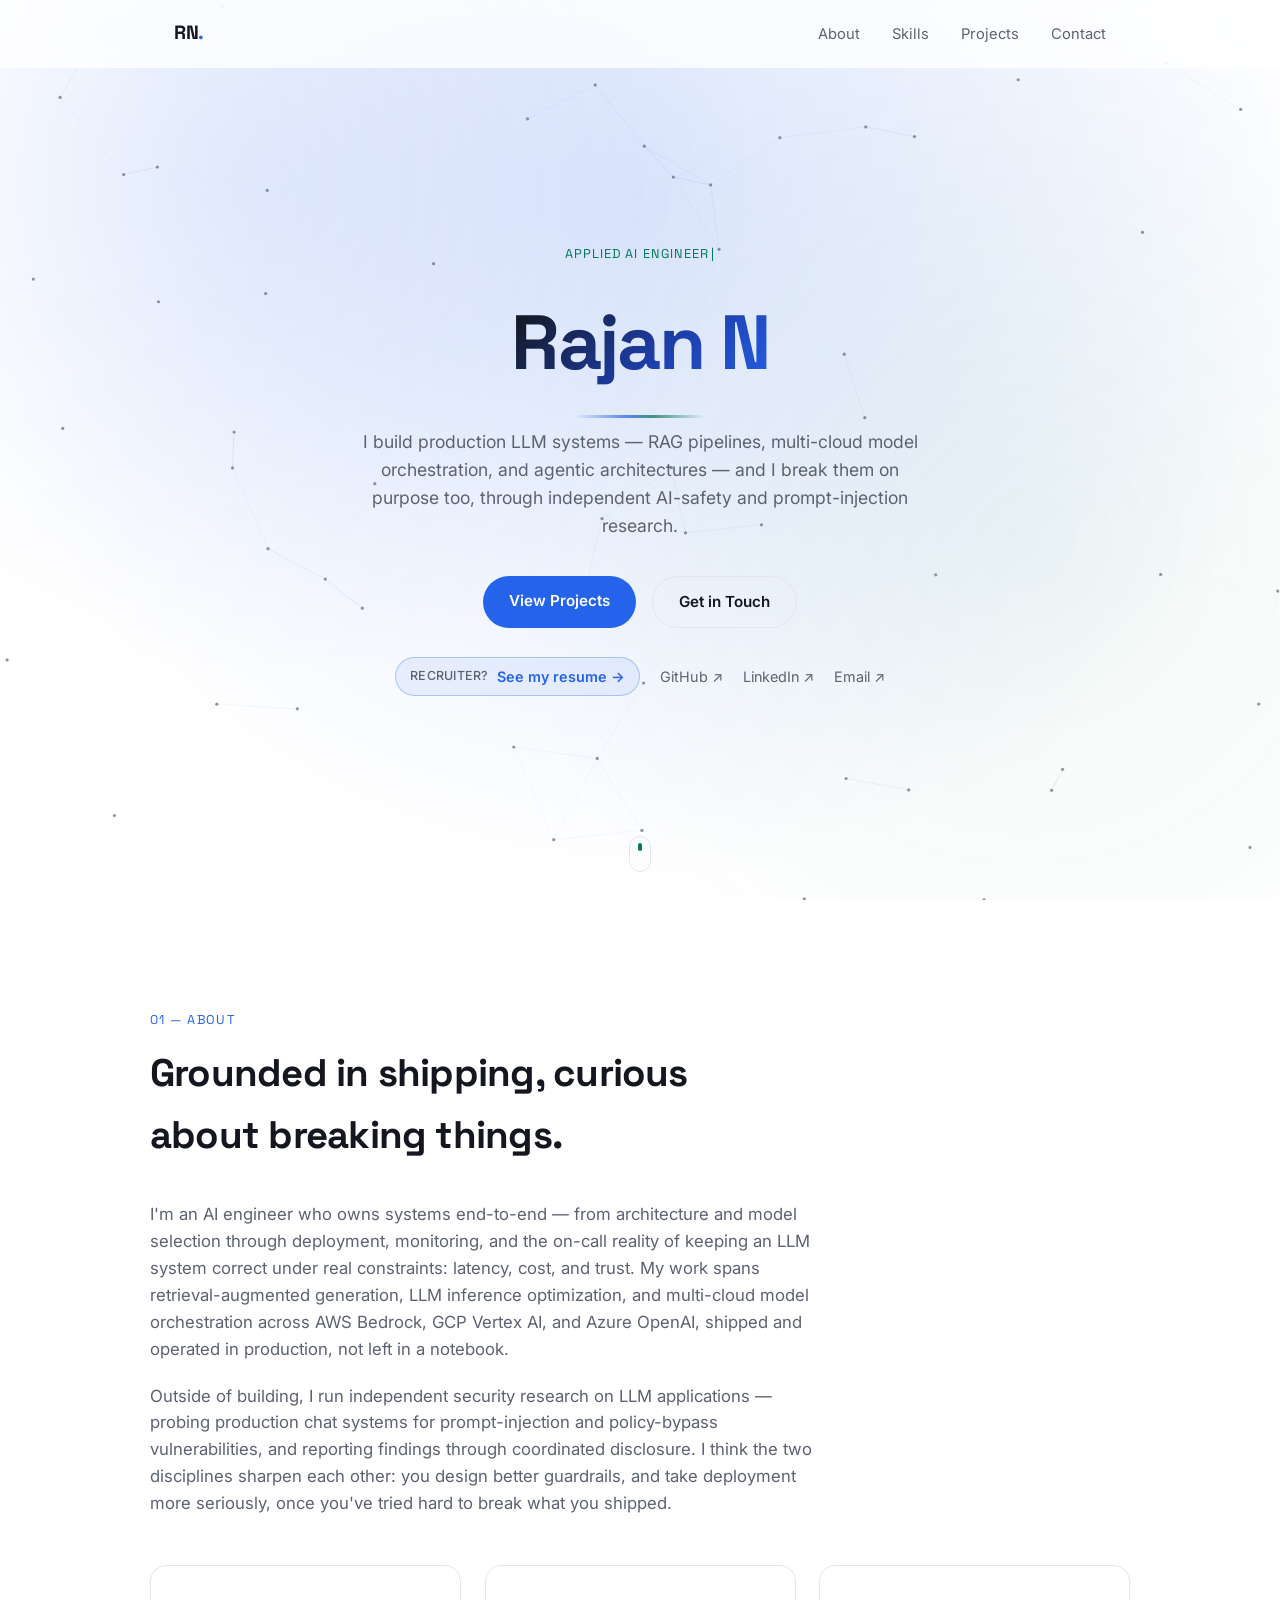
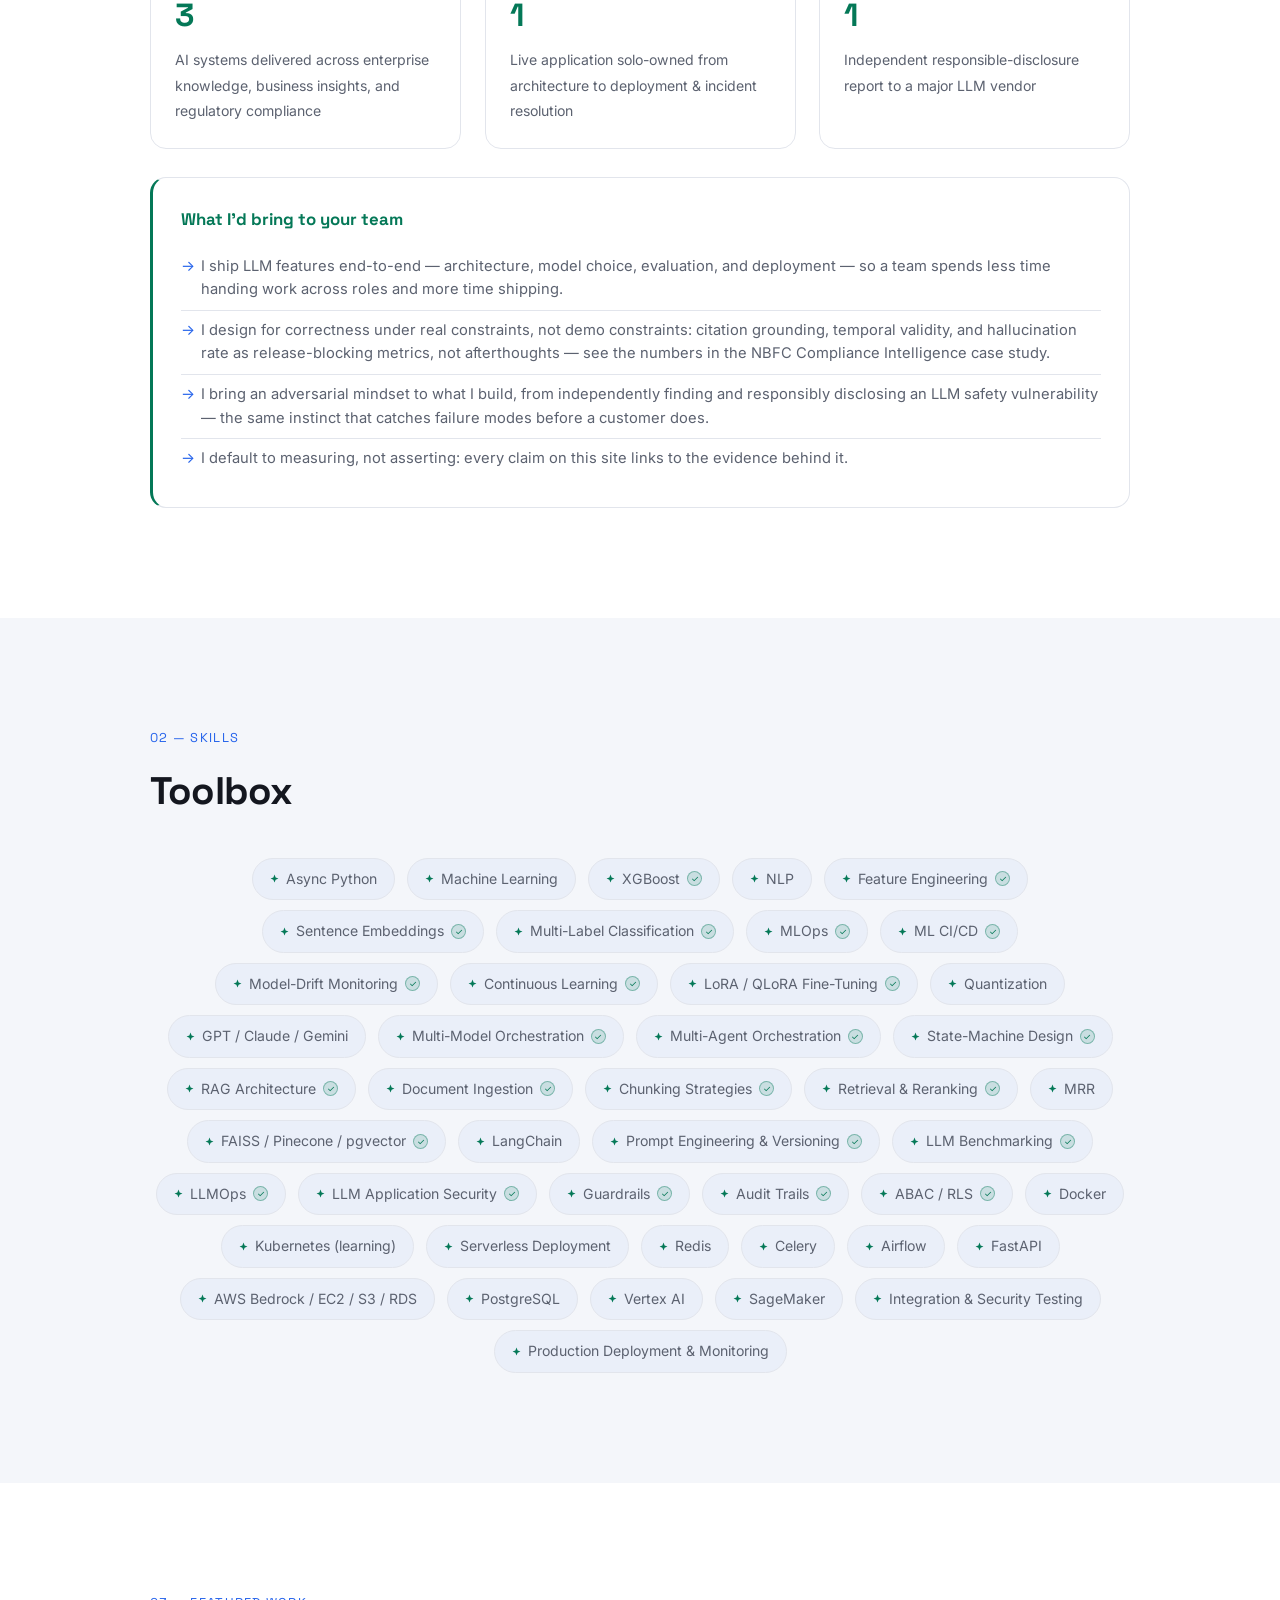
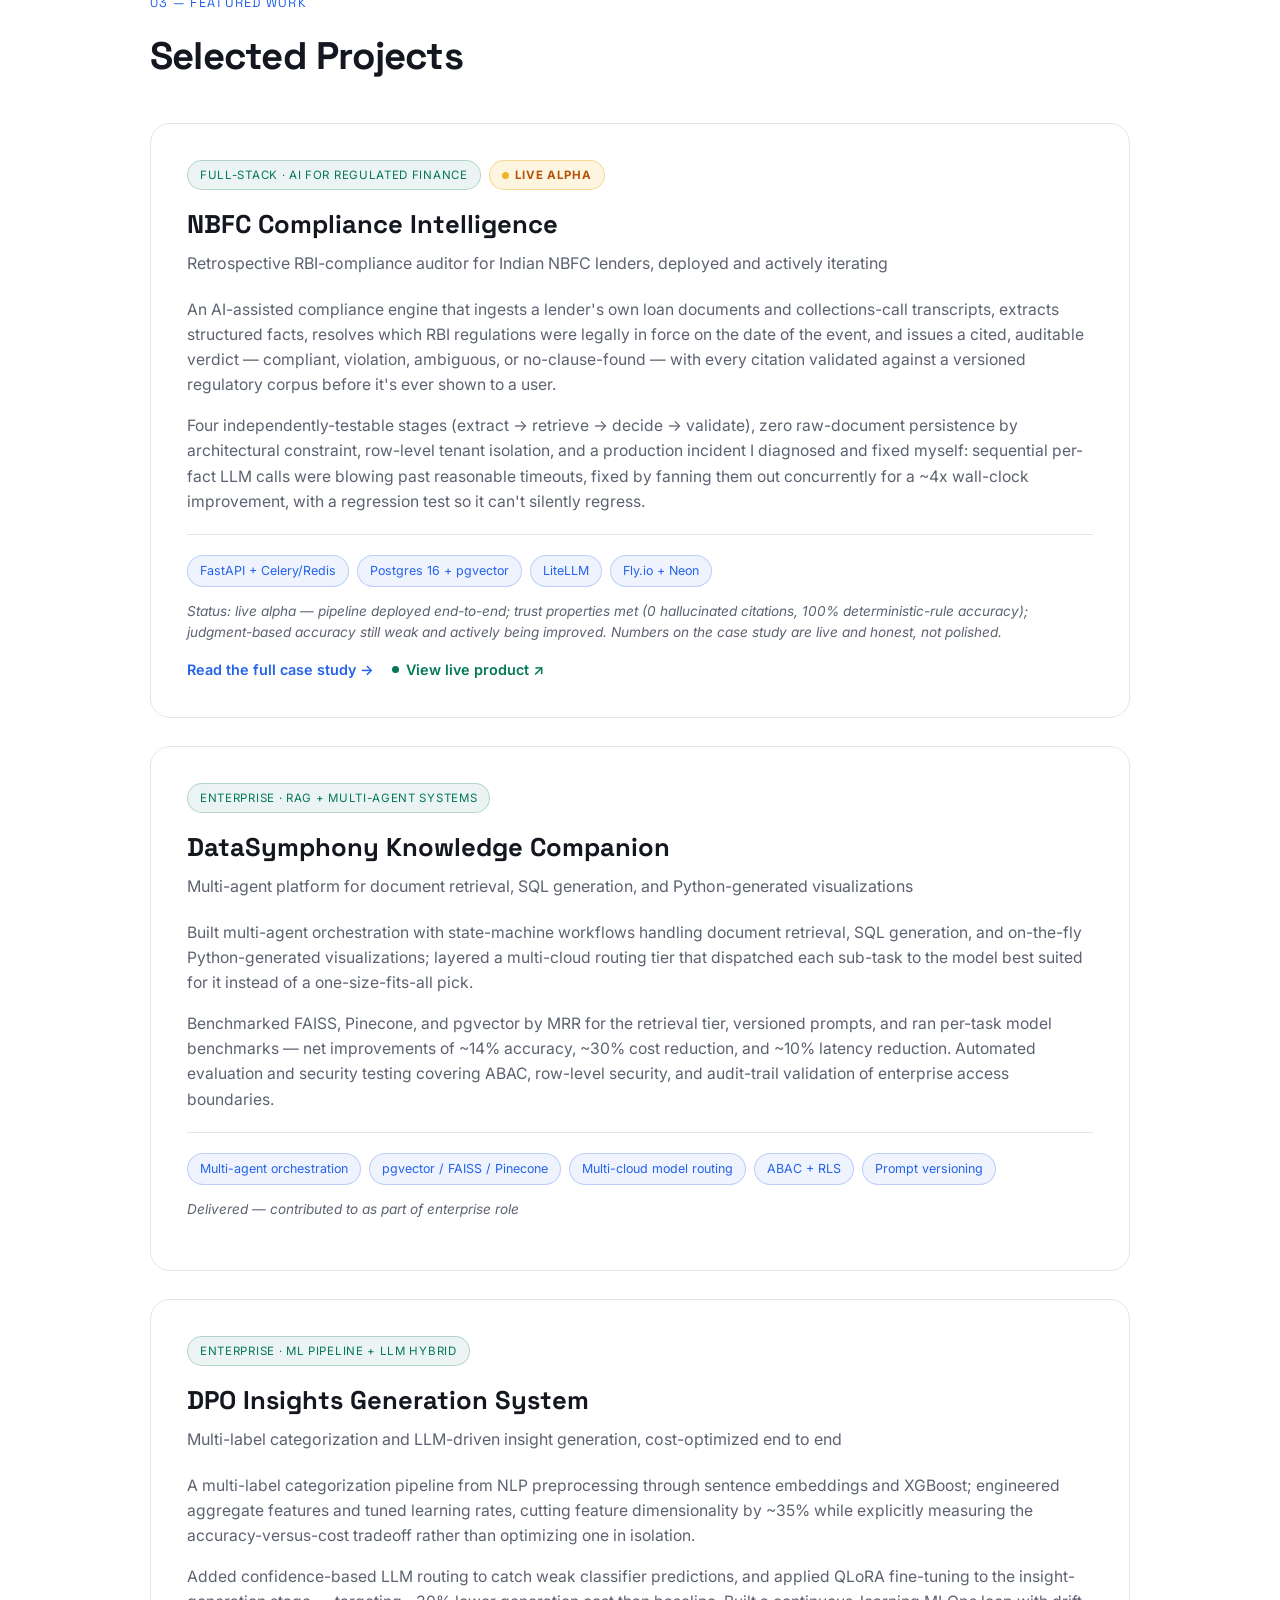
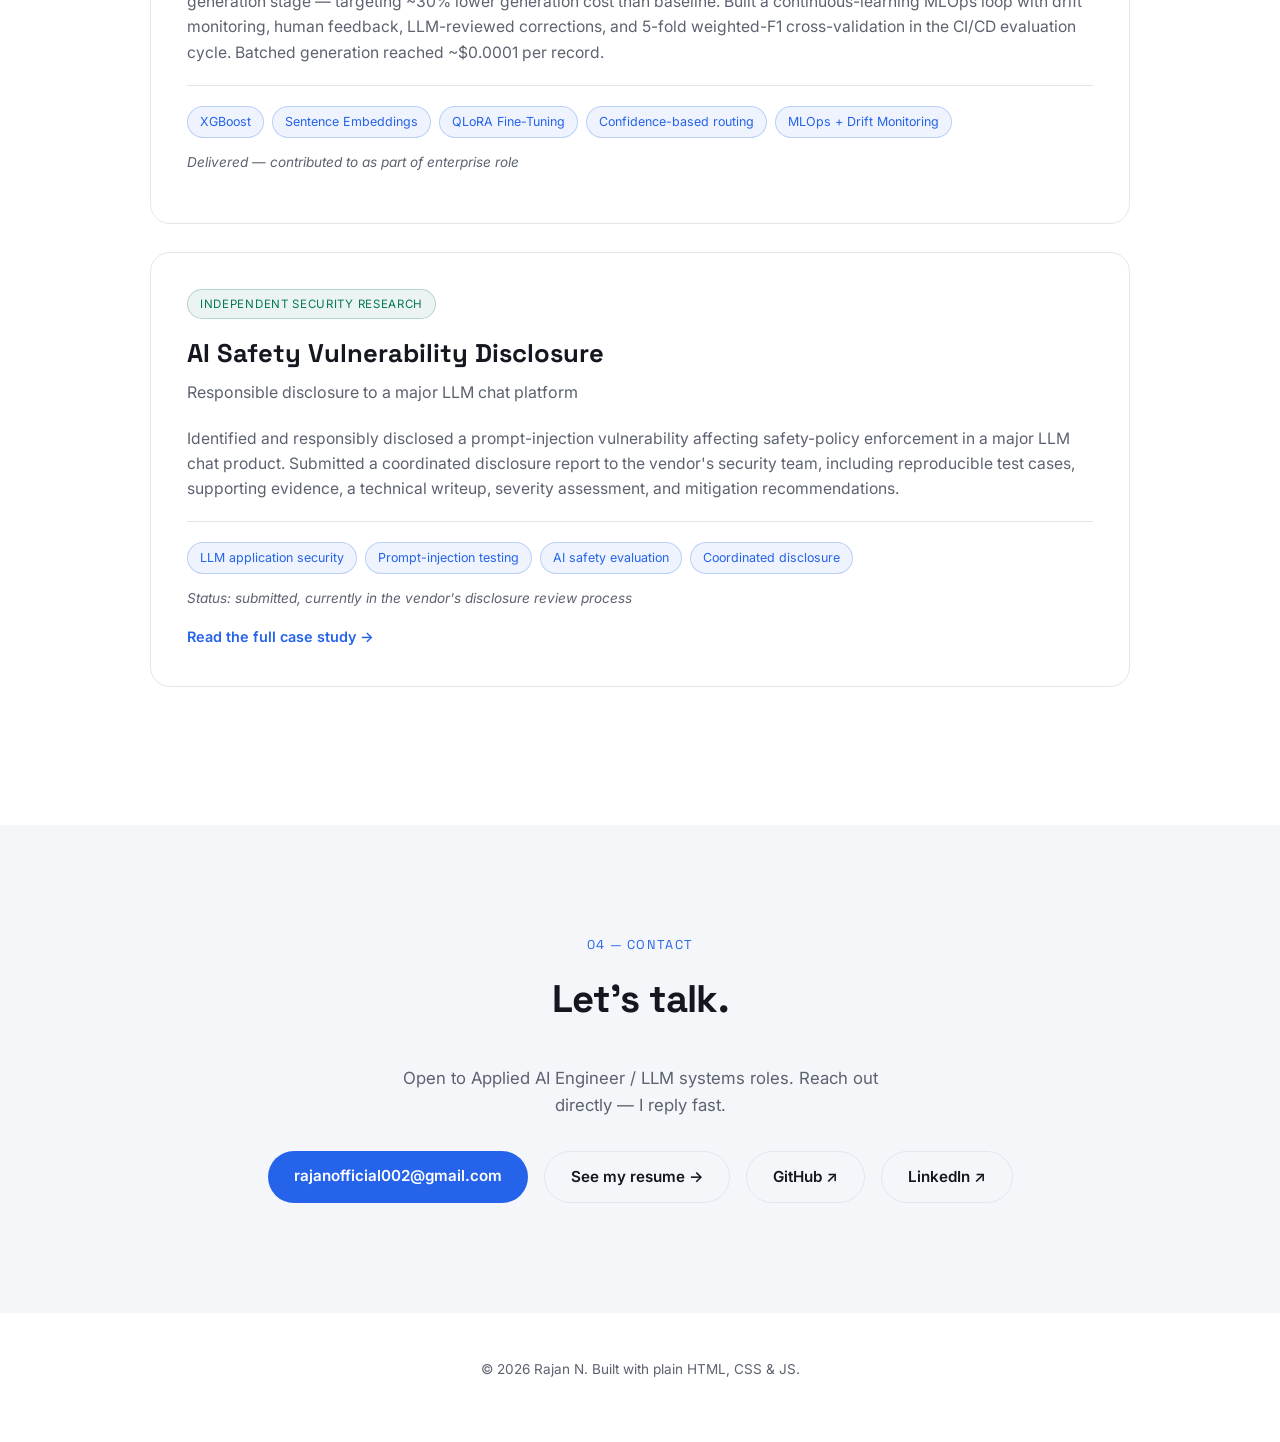
<file: index.html>
<!DOCTYPE html>
<html lang="en">
<head>
<meta charset="UTF-8" />
<meta name="viewport" content="width=device-width, initial-scale=1.0" />
<title>Rajan N — Applied AI Engineer</title>
<meta name="description" content="Rajan N — Applied AI Engineer specializing in production LLM systems, RAG pipelines, and AI safety research." />
<link rel="icon" href="data:,">
<link rel="preconnect" href="https://fonts.googleapis.com">
<link rel="preconnect" href="https://fonts.gstatic.com" crossorigin>
<link href="https://fonts.googleapis.com/css2?family=Space+Grotesk:wght@500;600;700&family=Inter:wght@400;500;600;700&display=swap" rel="stylesheet">
<link rel="stylesheet" href="style.css">
</head>
<body>

<div class="noise-overlay"></div>
<div class="cursor-glow" id="cursorGlow" aria-hidden="true"></div>
<div class="scroll-progress" id="scrollProgress" aria-hidden="true"></div>

<nav id="navbar">
  <div class="nav-inner">
    <a href="#top" class="logo">RN<span class="dot">.</span></a>
    <button id="navToggle" class="nav-toggle" aria-label="Toggle menu">
      <span></span><span></span><span></span>
    </button>
    <ul class="nav-links" id="navLinks">
      <li><a href="#about" data-section="about">About</a></li>
      <li><a href="#skills" data-section="skills">Skills</a></li>
      <li><a href="#projects" data-section="projects">Projects</a></li>
      <li><a href="#contact" data-section="contact">Contact</a></li>
    </ul>
  </div>
</nav>

<header id="top" class="hero">
  <canvas id="neuralCanvas" class="hero-canvas"></canvas>
  <div class="hero-bg"></div>
  <div class="hero-inner reveal">
    <p class="hero-eyebrow"><span id="roleCycle">Applied AI Engineer</span><span class="cursor-blink">|</span></p>
    <h1 class="hero-title">Rajan N</h1>
    <p class="hero-subtitle">
      I build production LLM systems — RAG pipelines, multi-cloud model orchestration,
      and agentic architectures — and I break them on purpose too, through independent
      AI-safety and prompt-injection research.
    </p>
    <div class="hero-cta">
      <a href="#projects" class="btn btn-primary magnetic">View Projects</a>
      <a href="#contact" class="btn btn-outline magnetic">Get in Touch</a>
    </div>
    <div class="hero-links">
      <a href="resume.html" class="resume-link">
        <span class="resume-link-label">Recruiter?</span>
        <span class="resume-link-cta">See my resume →</span>
      </a>
      <a href="https://github.com/rajannnnnnn" target="_blank" rel="noopener">GitHub ↗</a>
      <a href="https://www.linkedin.com/in/rajan-n-a30014235/" target="_blank" rel="noopener">LinkedIn ↗</a>
      <a href="mailto:rajanofficial002@gmail.com">Email ↗</a>
    </div>
  </div>
  <a href="#about" class="scroll-cue" aria-label="Scroll down"><span></span></a>
</header>

<main>

  <section id="about" class="section">
    <div class="section-inner reveal">
      <p class="section-kicker">01 — About</p>
      <h2 class="section-title">Grounded in shipping, curious about breaking things.</h2>
      <p class="about-text">
        I'm an AI engineer who owns systems end-to-end — from architecture and model
        selection through deployment, monitoring, and the on-call reality of keeping an
        LLM system correct under real constraints: latency, cost, and trust. My work
        spans retrieval-augmented generation, LLM inference optimization, and multi-cloud
        model orchestration across AWS Bedrock, GCP Vertex AI, and Azure OpenAI, shipped
        and operated in production, not left in a notebook.
      </p>
      <p class="about-text">
        Outside of building, I run independent security research on LLM applications —
        probing production chat systems for prompt-injection and policy-bypass
        vulnerabilities, and reporting findings through coordinated disclosure. I think
        the two disciplines sharpen each other: you design better guardrails, and take
        deployment more seriously, once you've tried hard to break what you shipped.
      </p>
      <div class="about-stats">
        <div class="stat">
          <span class="stat-num" data-count-to="3">0</span>
          <span class="stat-label">AI systems delivered across enterprise knowledge, business insights, and regulatory compliance</span>
        </div>
        <div class="stat">
          <span class="stat-num" data-count-to="1">0</span>
          <span class="stat-label">Live application solo-owned from architecture to deployment & incident resolution</span>
        </div>
        <div class="stat">
          <span class="stat-num" data-count-to="1">0</span>
          <span class="stat-label">Independent responsible-disclosure report to a major LLM vendor</span>
        </div>
      </div>

      <div class="contribute-box">
        <h3>What I'd bring to your team</h3>
        <ul>
          <li>I ship LLM features end-to-end — architecture, model choice, evaluation, and deployment — so a team spends less time handing work across roles and more time shipping.</li>
          <li>I design for correctness under real constraints, not demo constraints: citation grounding, temporal validity, and hallucination rate as release-blocking metrics, not afterthoughts — see the numbers in the NBFC Compliance Intelligence case study.</li>
          <li>I bring an adversarial mindset to what I build, from independently finding and responsibly disclosing an LLM safety vulnerability — the same instinct that catches failure modes before a customer does.</li>
          <li>I default to measuring, not asserting: every claim on this site links to the evidence behind it.</li>
        </ul>
      </div>
    </div>
  </section>

  <section id="skills" class="section section-alt">
    <div class="section-inner reveal">
      <p class="section-kicker">02 — Skills</p>
      <h2 class="section-title">Toolbox</h2>
      <div class="tag-cloud">
        <span class="skill-tag"><svg class="skill-tag-icon" viewBox="0 0 16 16"><path d="M8 1l2 5 5 2-5 2-2 5-2-5-5-2 5-2z"/></svg>Async Python</span>
        <span class="skill-tag"><svg class="skill-tag-icon" viewBox="0 0 16 16"><path d="M8 1l2 5 5 2-5 2-2 5-2-5-5-2 5-2z"/></svg>Machine Learning</span>
        <span class="skill-tag"><svg class="skill-tag-icon" viewBox="0 0 16 16"><path d="M8 1l2 5 5 2-5 2-2 5-2-5-5-2 5-2z"/></svg>XGBoost<a href="#project-dpo" class="proof-badge" data-tooltip="Built in DPO Insights" aria-label="Demonstrated in DPO Insights">✓</a></span>
        <span class="skill-tag"><svg class="skill-tag-icon" viewBox="0 0 16 16"><path d="M8 1l2 5 5 2-5 2-2 5-2-5-5-2 5-2z"/></svg>NLP</span>
        <span class="skill-tag"><svg class="skill-tag-icon" viewBox="0 0 16 16"><path d="M8 1l2 5 5 2-5 2-2 5-2-5-5-2 5-2z"/></svg>Feature Engineering<a href="#project-dpo" class="proof-badge" data-tooltip="Built in DPO Insights" aria-label="Demonstrated in DPO Insights">✓</a></span>
        <span class="skill-tag"><svg class="skill-tag-icon" viewBox="0 0 16 16"><path d="M8 1l2 5 5 2-5 2-2 5-2-5-5-2 5-2z"/></svg>Sentence Embeddings<a href="#project-dpo" class="proof-badge" data-tooltip="Built in DPO Insights" aria-label="Demonstrated in DPO Insights">✓</a></span>
        <span class="skill-tag"><svg class="skill-tag-icon" viewBox="0 0 16 16"><path d="M8 1l2 5 5 2-5 2-2 5-2-5-5-2 5-2z"/></svg>Multi-Label Classification<a href="#project-dpo" class="proof-badge" data-tooltip="Built in DPO Insights" aria-label="Demonstrated in DPO Insights">✓</a></span>
        <span class="skill-tag"><svg class="skill-tag-icon" viewBox="0 0 16 16"><path d="M8 1l2 5 5 2-5 2-2 5-2-5-5-2 5-2z"/></svg>MLOps<a href="#project-dpo" class="proof-badge" data-tooltip="Built in DPO Insights" aria-label="Demonstrated in DPO Insights">✓</a></span>
        <span class="skill-tag"><svg class="skill-tag-icon" viewBox="0 0 16 16"><path d="M8 1l2 5 5 2-5 2-2 5-2-5-5-2 5-2z"/></svg>ML CI/CD<a href="#project-dpo" class="proof-badge" data-tooltip="Built in DPO Insights" aria-label="Demonstrated in DPO Insights">✓</a></span>
        <span class="skill-tag"><svg class="skill-tag-icon" viewBox="0 0 16 16"><path d="M8 1l2 5 5 2-5 2-2 5-2-5-5-2 5-2z"/></svg>Model-Drift Monitoring<a href="#project-dpo" class="proof-badge" data-tooltip="Built in DPO Insights" aria-label="Demonstrated in DPO Insights">✓</a></span>
        <span class="skill-tag"><svg class="skill-tag-icon" viewBox="0 0 16 16"><path d="M8 1l2 5 5 2-5 2-2 5-2-5-5-2 5-2z"/></svg>Continuous Learning<a href="#project-dpo" class="proof-badge" data-tooltip="Built in DPO Insights" aria-label="Demonstrated in DPO Insights">✓</a></span>
        <span class="skill-tag"><svg class="skill-tag-icon" viewBox="0 0 16 16"><path d="M8 1l2 5 5 2-5 2-2 5-2-5-5-2 5-2z"/></svg>LoRA / QLoRA Fine-Tuning<a href="#project-nbfc" class="proof-badge" data-tooltip="Built in NBFC Compliance Intelligence and DPO Insights" aria-label="Demonstrated in NBFC and DPO Insights">✓</a></span>
        <span class="skill-tag"><svg class="skill-tag-icon" viewBox="0 0 16 16"><path d="M8 1l2 5 5 2-5 2-2 5-2-5-5-2 5-2z"/></svg>Quantization</span>
        <span class="skill-tag"><svg class="skill-tag-icon" viewBox="0 0 16 16"><path d="M8 1l2 5 5 2-5 2-2 5-2-5-5-2 5-2z"/></svg>GPT / Claude / Gemini</span>
        <span class="skill-tag"><svg class="skill-tag-icon" viewBox="0 0 16 16"><path d="M8 1l2 5 5 2-5 2-2 5-2-5-5-2 5-2z"/></svg>Multi-Model Orchestration<a href="#project-datasymphony" class="proof-badge" data-tooltip="Built in DataSymphony" aria-label="Demonstrated in DataSymphony">✓</a></span>
        <span class="skill-tag"><svg class="skill-tag-icon" viewBox="0 0 16 16"><path d="M8 1l2 5 5 2-5 2-2 5-2-5-5-2 5-2z"/></svg>Multi-Agent Orchestration<a href="#project-datasymphony" class="proof-badge" data-tooltip="Built in DataSymphony" aria-label="Demonstrated in DataSymphony">✓</a></span>
        <span class="skill-tag"><svg class="skill-tag-icon" viewBox="0 0 16 16"><path d="M8 1l2 5 5 2-5 2-2 5-2-5-5-2 5-2z"/></svg>State-Machine Design<a href="#project-datasymphony" class="proof-badge" data-tooltip="Built in DataSymphony" aria-label="Demonstrated in DataSymphony">✓</a></span>
        <span class="skill-tag"><svg class="skill-tag-icon" viewBox="0 0 16 16"><path d="M8 1l2 5 5 2-5 2-2 5-2-5-5-2 5-2z"/></svg>RAG Architecture<a href="#project-nbfc" class="proof-badge" data-tooltip="Built in NBFC Compliance Intelligence" aria-label="Demonstrated in NBFC Compliance Intelligence">✓</a></span>
        <span class="skill-tag"><svg class="skill-tag-icon" viewBox="0 0 16 16"><path d="M8 1l2 5 5 2-5 2-2 5-2-5-5-2 5-2z"/></svg>Document Ingestion<a href="#project-nbfc" class="proof-badge" data-tooltip="Built in NBFC Compliance Intelligence" aria-label="Demonstrated in NBFC Compliance Intelligence">✓</a></span>
        <span class="skill-tag"><svg class="skill-tag-icon" viewBox="0 0 16 16"><path d="M8 1l2 5 5 2-5 2-2 5-2-5-5-2 5-2z"/></svg>Chunking Strategies<a href="#project-nbfc" class="proof-badge" data-tooltip="Built in NBFC Compliance Intelligence" aria-label="Demonstrated in NBFC Compliance Intelligence">✓</a></span>
        <span class="skill-tag"><svg class="skill-tag-icon" viewBox="0 0 16 16"><path d="M8 1l2 5 5 2-5 2-2 5-2-5-5-2 5-2z"/></svg>Retrieval & Reranking<a href="#project-nbfc" class="proof-badge" data-tooltip="Built in NBFC Compliance Intelligence and DataSymphony" aria-label="Demonstrated in NBFC and DataSymphony">✓</a></span>
        <span class="skill-tag"><svg class="skill-tag-icon" viewBox="0 0 16 16"><path d="M8 1l2 5 5 2-5 2-2 5-2-5-5-2 5-2z"/></svg>MRR</span>
        <span class="skill-tag"><svg class="skill-tag-icon" viewBox="0 0 16 16"><path d="M8 1l2 5 5 2-5 2-2 5-2-5-5-2 5-2z"/></svg>FAISS / Pinecone / pgvector<a href="#project-datasymphony" class="proof-badge" data-tooltip="Built in DataSymphony" aria-label="Demonstrated in DataSymphony">✓</a></span>
        <span class="skill-tag"><svg class="skill-tag-icon" viewBox="0 0 16 16"><path d="M8 1l2 5 5 2-5 2-2 5-2-5-5-2 5-2z"/></svg>LangChain</span>
        <span class="skill-tag"><svg class="skill-tag-icon" viewBox="0 0 16 16"><path d="M8 1l2 5 5 2-5 2-2 5-2-5-5-2 5-2z"/></svg>Prompt Engineering & Versioning<a href="#project-datasymphony" class="proof-badge" data-tooltip="Built in DataSymphony" aria-label="Demonstrated in DataSymphony">✓</a></span>
        <span class="skill-tag"><svg class="skill-tag-icon" viewBox="0 0 16 16"><path d="M8 1l2 5 5 2-5 2-2 5-2-5-5-2 5-2z"/></svg>LLM Benchmarking<a href="#project-nbfc" class="proof-badge" data-tooltip="Built in NBFC Compliance Intelligence" aria-label="Demonstrated in NBFC Compliance Intelligence">✓</a></span>
        <span class="skill-tag"><svg class="skill-tag-icon" viewBox="0 0 16 16"><path d="M8 1l2 5 5 2-5 2-2 5-2-5-5-2 5-2z"/></svg>LLMOps<a href="#project-nbfc" class="proof-badge" data-tooltip="Built in NBFC Compliance Intelligence" aria-label="Demonstrated in NBFC Compliance Intelligence">✓</a></span>
        <span class="skill-tag"><svg class="skill-tag-icon" viewBox="0 0 16 16"><path d="M8 1l2 5 5 2-5 2-2 5-2-5-5-2 5-2z"/></svg>LLM Application Security<a href="#project-deepseek" class="proof-badge" data-tooltip="Demonstrated in the DeepSeek disclosure" aria-label="Demonstrated in the DeepSeek disclosure">✓</a></span>
        <span class="skill-tag"><svg class="skill-tag-icon" viewBox="0 0 16 16"><path d="M8 1l2 5 5 2-5 2-2 5-2-5-5-2 5-2z"/></svg>Guardrails<a href="#project-nbfc" class="proof-badge" data-tooltip="Built in NBFC Compliance Intelligence" aria-label="Demonstrated in NBFC Compliance Intelligence">✓</a></span>
        <span class="skill-tag"><svg class="skill-tag-icon" viewBox="0 0 16 16"><path d="M8 1l2 5 5 2-5 2-2 5-2-5-5-2 5-2z"/></svg>Audit Trails<a href="#project-datasymphony" class="proof-badge" data-tooltip="Built in DataSymphony" aria-label="Demonstrated in DataSymphony">✓</a></span>
        <span class="skill-tag"><svg class="skill-tag-icon" viewBox="0 0 16 16"><path d="M8 1l2 5 5 2-5 2-2 5-2-5-5-2 5-2z"/></svg>ABAC / RLS<a href="#project-datasymphony" class="proof-badge" data-tooltip="Built in DataSymphony and NBFC Compliance Intelligence" aria-label="Demonstrated in DataSymphony and NBFC">✓</a></span>
        <span class="skill-tag"><svg class="skill-tag-icon" viewBox="0 0 16 16"><path d="M8 1l2 5 5 2-5 2-2 5-2-5-5-2 5-2z"/></svg>Docker</span>
        <span class="skill-tag"><svg class="skill-tag-icon" viewBox="0 0 16 16"><path d="M8 1l2 5 5 2-5 2-2 5-2-5-5-2 5-2z"/></svg>Kubernetes (learning)</span>
        <span class="skill-tag"><svg class="skill-tag-icon" viewBox="0 0 16 16"><path d="M8 1l2 5 5 2-5 2-2 5-2-5-5-2 5-2z"/></svg>Serverless Deployment</span>
        <span class="skill-tag"><svg class="skill-tag-icon" viewBox="0 0 16 16"><path d="M8 1l2 5 5 2-5 2-2 5-2-5-5-2 5-2z"/></svg>Redis</span>
        <span class="skill-tag"><svg class="skill-tag-icon" viewBox="0 0 16 16"><path d="M8 1l2 5 5 2-5 2-2 5-2-5-5-2 5-2z"/></svg>Celery</span>
        <span class="skill-tag"><svg class="skill-tag-icon" viewBox="0 0 16 16"><path d="M8 1l2 5 5 2-5 2-2 5-2-5-5-2 5-2z"/></svg>Airflow</span>
        <span class="skill-tag"><svg class="skill-tag-icon" viewBox="0 0 16 16"><path d="M8 1l2 5 5 2-5 2-2 5-2-5-5-2 5-2z"/></svg>FastAPI</span>
        <span class="skill-tag"><svg class="skill-tag-icon" viewBox="0 0 16 16"><path d="M8 1l2 5 5 2-5 2-2 5-2-5-5-2 5-2z"/></svg>AWS Bedrock / EC2 / S3 / RDS</span>
        <span class="skill-tag"><svg class="skill-tag-icon" viewBox="0 0 16 16"><path d="M8 1l2 5 5 2-5 2-2 5-2-5-5-2 5-2z"/></svg>PostgreSQL</span>
        <span class="skill-tag"><svg class="skill-tag-icon" viewBox="0 0 16 16"><path d="M8 1l2 5 5 2-5 2-2 5-2-5-5-2 5-2z"/></svg>Vertex AI</span>
        <span class="skill-tag"><svg class="skill-tag-icon" viewBox="0 0 16 16"><path d="M8 1l2 5 5 2-5 2-2 5-2-5-5-2 5-2z"/></svg>SageMaker</span>
        <span class="skill-tag"><svg class="skill-tag-icon" viewBox="0 0 16 16"><path d="M8 1l2 5 5 2-5 2-2 5-2-5-5-2 5-2z"/></svg>Integration & Security Testing</span>
        <span class="skill-tag"><svg class="skill-tag-icon" viewBox="0 0 16 16"><path d="M8 1l2 5 5 2-5 2-2 5-2-5-5-2 5-2z"/></svg>Production Deployment & Monitoring</span>
      </div>
    </div>
  </section>

  <section id="projects" class="section">
    <div class="section-inner reveal">
      <p class="section-kicker">03 — Featured Work</p>
      <h2 class="section-title">Selected Projects</h2>

      <div class="project-card" id="project-nbfc">
        <div class="project-card-header">
          <div class="tag-row">
            <span class="project-tag">Full-Stack · AI for Regulated Finance</span>
            <span class="alpha-badge">Live Alpha</span>
          </div>
          <h3>NBFC Compliance Intelligence</h3>
          <p class="project-oneliner">Retrospective RBI-compliance auditor for Indian NBFC lenders, deployed and actively iterating</p>
        </div>
        <p class="project-desc">
          An AI-assisted compliance engine that ingests a lender's own loan documents and
          collections-call transcripts, extracts structured facts, resolves which RBI
          regulations were legally in force on the date of the event, and issues a cited,
          auditable verdict — compliant, violation, ambiguous, or no-clause-found — with
          every citation validated against a versioned regulatory corpus before it's ever
          shown to a user.
        </p>
        <p class="project-desc">
          Four independently-testable stages (extract → retrieve → decide → validate),
          zero raw-document persistence by architectural constraint, row-level tenant
          isolation, and a production incident I diagnosed and fixed myself: sequential
          per-fact LLM calls were blowing past reasonable timeouts, fixed by fanning them
          out concurrently for a ~4x wall-clock improvement, with a regression test so it
          can't silently regress.
        </p>
        <div class="project-meta">
          <div class="project-tech">
            <span>FastAPI + Celery/Redis</span>
            <span>Postgres 16 + pgvector</span>
            <span>LiteLLM</span>
            <span>Fly.io + Neon</span>
          </div>
          <p class="project-status">Status: live alpha — pipeline deployed end-to-end; trust properties met (0 hallucinated citations, 100% deterministic-rule accuracy); judgment-based accuracy still weak and actively being improved. Numbers on the case study are live and honest, not polished.</p>
          <div class="project-links">
            <a href="projects/nbfc-compliance-intelligence.html" class="case-link">Read the full case study →</a>
            <a href="https://nbfc-compliance-intelligence.nrajan.in/" target="_blank" rel="noopener" class="live-link">View live product ↗</a>
          </div>
        </div>
      </div>

      <div class="project-card" id="project-datasymphony">
        <div class="project-card-header">
          <span class="project-tag">Enterprise · RAG + Multi-Agent Systems</span>
          <h3>DataSymphony Knowledge Companion</h3>
          <p class="project-oneliner">Multi-agent platform for document retrieval, SQL generation, and Python-generated visualizations</p>
        </div>
        <p class="project-desc">
          Built multi-agent orchestration with state-machine workflows handling document
          retrieval, SQL generation, and on-the-fly Python-generated visualizations;
          layered a multi-cloud routing tier that dispatched each sub-task to the
          model best suited for it instead of a one-size-fits-all pick.
        </p>
        <p class="project-desc">
          Benchmarked FAISS, Pinecone, and pgvector by MRR for the retrieval tier,
          versioned prompts, and ran per-task model benchmarks — net improvements of
          ~14% accuracy, ~30% cost reduction, and ~10% latency reduction. Automated
          evaluation and security testing covering ABAC, row-level security, and
          audit-trail validation of enterprise access boundaries.
        </p>
        <div class="project-meta">
          <div class="project-tech">
            <span>Multi-agent orchestration</span>
            <span>pgvector / FAISS / Pinecone</span>
            <span>Multi-cloud model routing</span>
            <span>ABAC + RLS</span>
            <span>Prompt versioning</span>
          </div>
          <p class="project-status">Delivered — contributed to as part of enterprise role</p>
        </div>
      </div>

      <div class="project-card" id="project-dpo">
        <div class="project-card-header">
          <span class="project-tag">Enterprise · ML Pipeline + LLM Hybrid</span>
          <h3>DPO Insights Generation System</h3>
          <p class="project-oneliner">Multi-label categorization and LLM-driven insight generation, cost-optimized end to end</p>
        </div>
        <p class="project-desc">
          A multi-label categorization pipeline from NLP preprocessing through sentence
          embeddings and XGBoost; engineered aggregate features and tuned learning
          rates, cutting feature dimensionality by ~35% while explicitly measuring the
          accuracy-versus-cost tradeoff rather than optimizing one in isolation.
        </p>
        <p class="project-desc">
          Added confidence-based LLM routing to catch weak classifier predictions, and
          applied QLoRA fine-tuning to the insight-generation stage — targeting ~30%
          lower generation cost than baseline. Built a continuous-learning MLOps loop
          with drift monitoring, human feedback, LLM-reviewed corrections, and 5-fold
          weighted-F1 cross-validation in the CI/CD evaluation cycle. Batched
          generation reached ~$0.0001 per record.
        </p>
        <div class="project-meta">
          <div class="project-tech">
            <span>XGBoost</span>
            <span>Sentence Embeddings</span>
            <span>QLoRA Fine-Tuning</span>
            <span>Confidence-based routing</span>
            <span>MLOps + Drift Monitoring</span>
          </div>
          <p class="project-status">Delivered — contributed to as part of enterprise role</p>
        </div>
      </div>

      <div class="project-card" id="project-deepseek">
        <div class="project-card-header">
          <span class="project-tag">Independent Security Research</span>
          <h3>AI Safety Vulnerability Disclosure</h3>
          <p class="project-oneliner">Responsible disclosure to a major LLM chat platform</p>
        </div>
        <p class="project-desc">
          Identified and responsibly disclosed a prompt-injection vulnerability
          affecting safety-policy enforcement in a major LLM chat product. Submitted a
          coordinated disclosure report to the vendor's security team, including
          reproducible test cases, supporting evidence, a technical writeup, severity
          assessment, and mitigation recommendations.
        </p>
        <div class="project-meta">
          <div class="project-tech">
            <span>LLM application security</span>
            <span>Prompt-injection testing</span>
            <span>AI safety evaluation</span>
            <span>Coordinated disclosure</span>
          </div>
          <p class="project-status">Status: submitted, currently in the vendor's disclosure review process</p>
          <a href="projects/deepseek-disclosure.html" class="case-link">Read the full case study →</a>
        </div>
      </div>

    </div>
  </section>

  <section id="contact" class="section section-alt">
    <div class="section-inner reveal contact-inner">
      <p class="section-kicker">04 — Contact</p>
      <h2 class="section-title">Let's talk.</h2>
      <p class="contact-text">
        Open to Applied AI Engineer / LLM systems roles. Reach out directly — I reply fast.
      </p>
      <div class="contact-links">
        <a href="mailto:rajanofficial002@gmail.com" class="btn btn-primary magnetic">rajanofficial002@gmail.com</a>
        <a href="resume.html" class="btn btn-outline magnetic">See my resume →</a>
        <a href="https://github.com/rajannnnnnn" target="_blank" rel="noopener" class="btn btn-outline magnetic">GitHub ↗</a>
        <a href="https://www.linkedin.com/in/rajan-n-a30014235/" target="_blank" rel="noopener" class="btn btn-outline magnetic">LinkedIn ↗</a>
      </div>
    </div>
  </section>

</main>

<footer>
  <p>&copy; <span id="year"></span> Rajan N. Built with plain HTML, CSS &amp; JS.</p>
</footer>

<script src="script.js"></script>
</body>
</html>
</file>
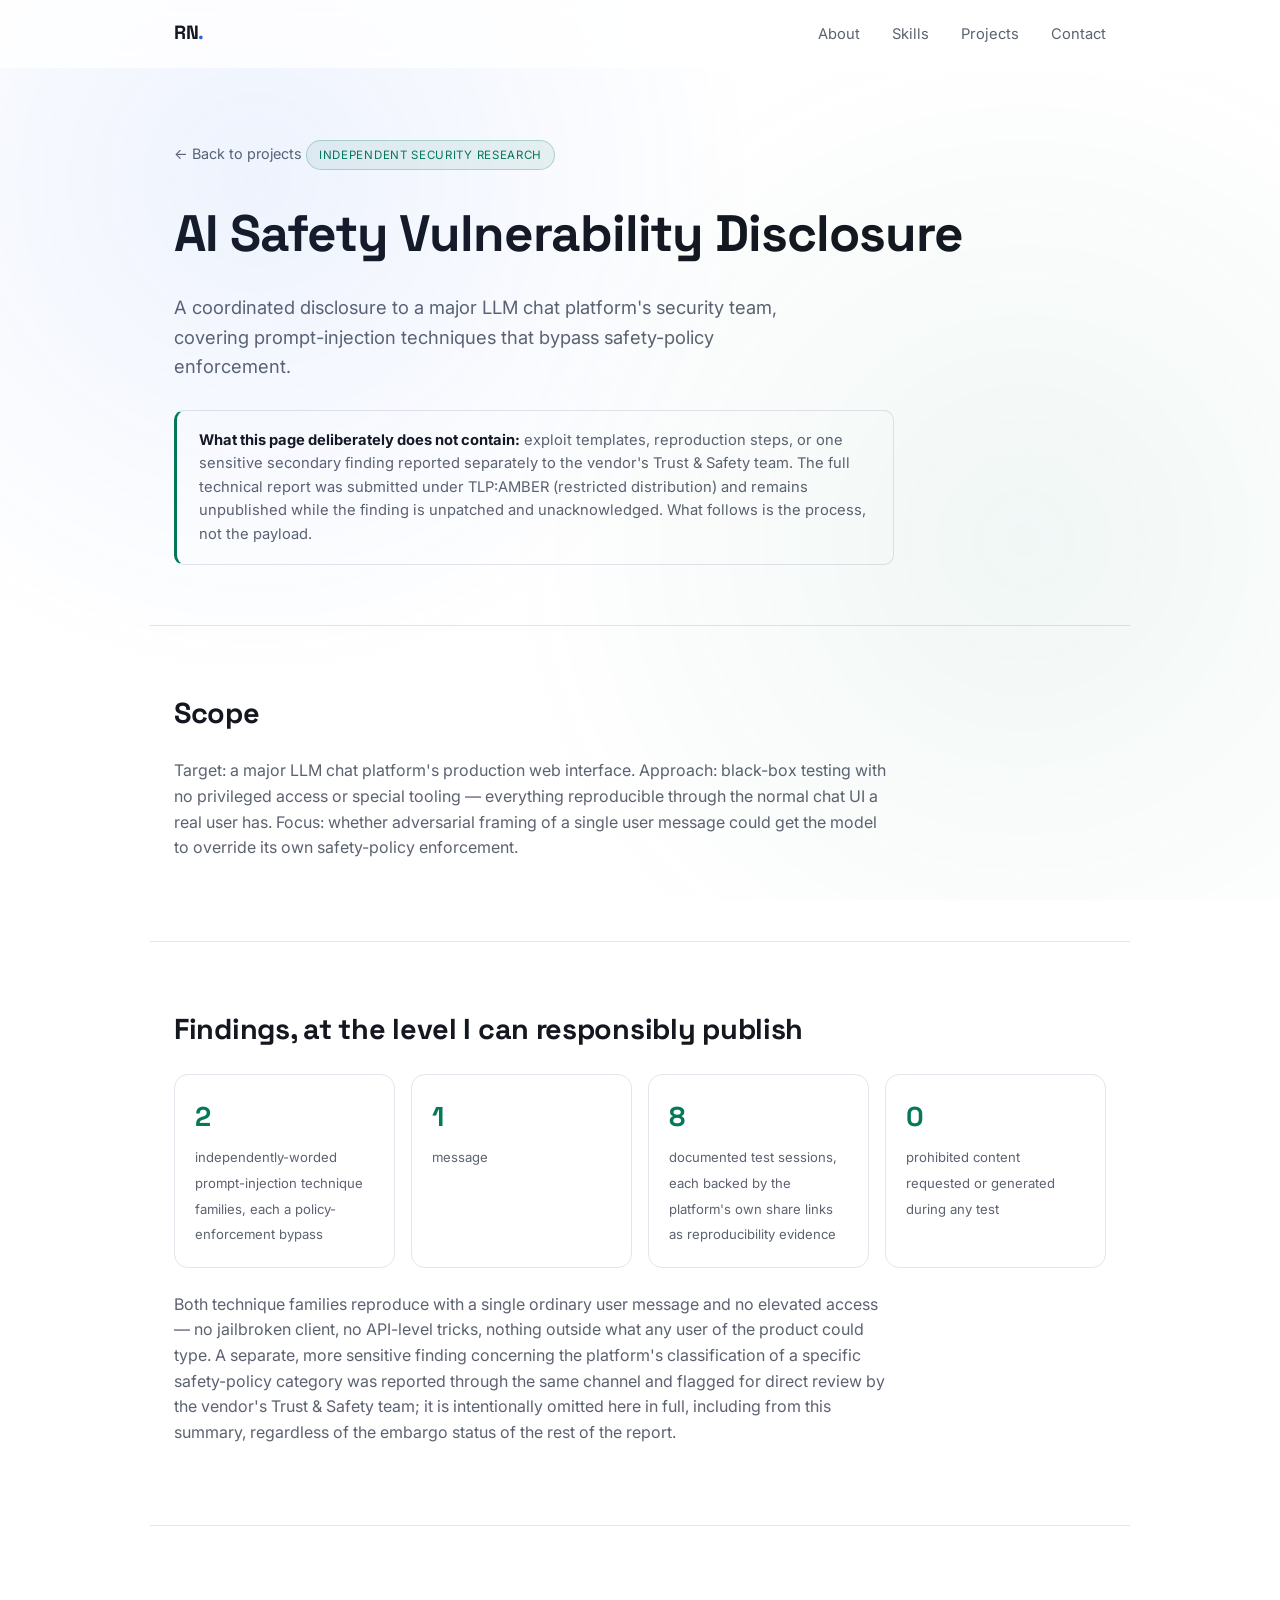
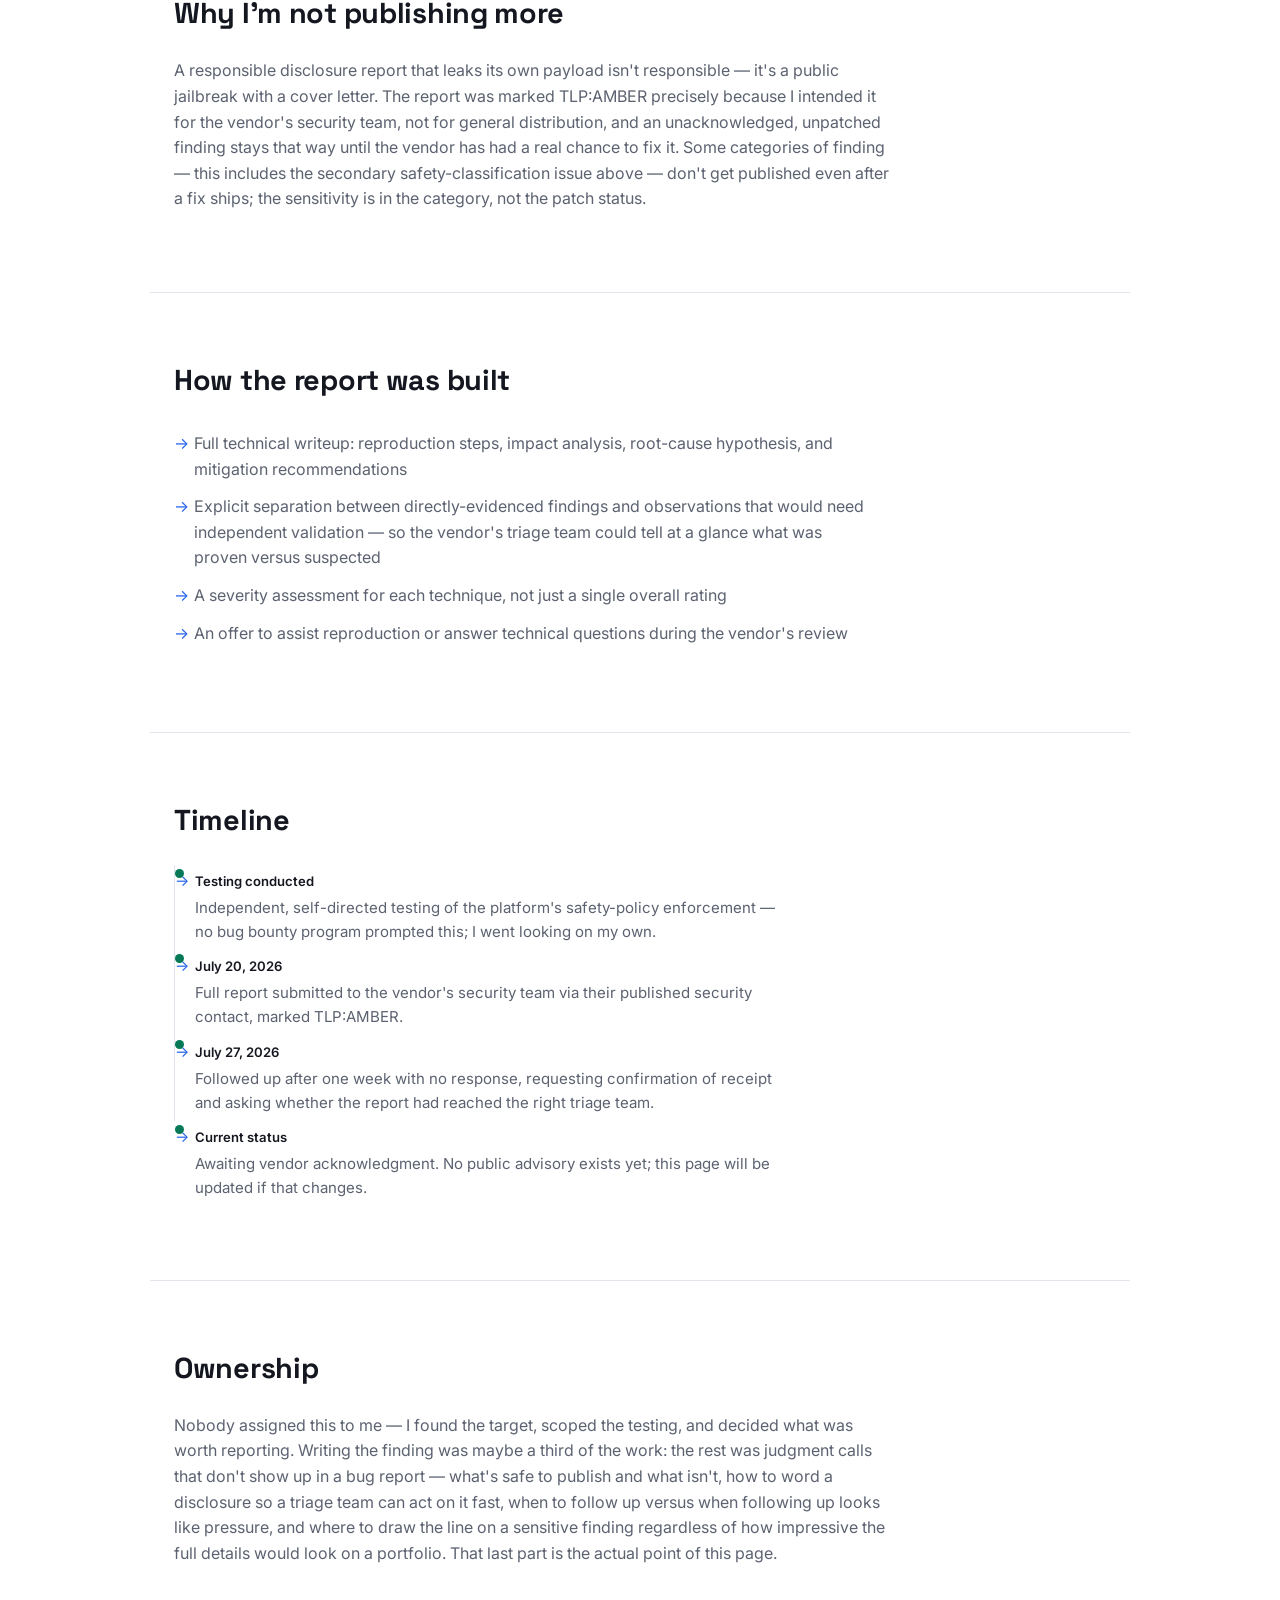
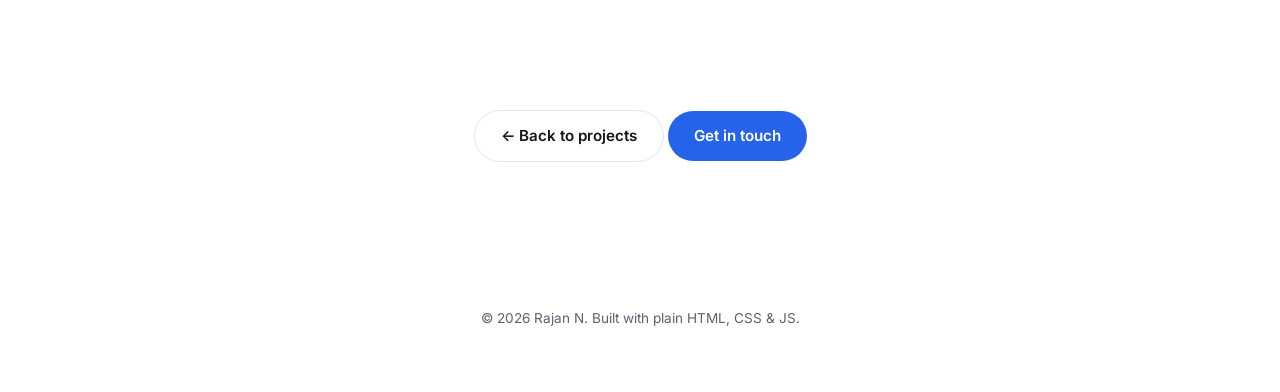
<file: projects/deepseek-disclosure.html>
<!DOCTYPE html>
<html lang="en">
<head>
<meta charset="UTF-8" />
<meta name="viewport" content="width=device-width, initial-scale=1.0" />
<title>AI Safety Vulnerability Disclosure — Rajan N</title>
<meta name="description" content="Independent AI safety research: a coordinated prompt-injection vulnerability disclosure to a major LLM chat platform.">
<link rel="icon" href="data:,">
<link rel="preconnect" href="https://fonts.googleapis.com">
<link rel="preconnect" href="https://fonts.gstatic.com" crossorigin>
<link href="https://fonts.googleapis.com/css2?family=Space+Grotesk:wght@500;600;700&family=Inter:wght@400;500;600;700&display=swap" rel="stylesheet">
<link rel="stylesheet" href="../style.css">
</head>
<body>

<div class="noise-overlay"></div>
<div class="cursor-glow" id="cursorGlow" aria-hidden="true"></div>
<div class="scroll-progress" id="scrollProgress" aria-hidden="true"></div>

<nav id="navbar">
  <div class="nav-inner">
    <a href="../index.html#top" class="logo">RN<span class="dot">.</span></a>
    <button id="navToggle" class="nav-toggle" aria-label="Toggle menu">
      <span></span><span></span><span></span>
    </button>
    <ul class="nav-links" id="navLinks">
      <li><a href="../index.html#about">About</a></li>
      <li><a href="../index.html#skills">Skills</a></li>
      <li><a href="../index.html#projects">Projects</a></li>
      <li><a href="../index.html#contact">Contact</a></li>
    </ul>
  </div>
</nav>

<main>
  <div class="case-hero reveal">
    <a href="../index.html#projects" class="breadcrumb">← Back to projects</a>
    <span class="project-tag">Independent Security Research</span>
    <h1>AI Safety Vulnerability Disclosure</h1>
    <p class="case-subtitle">
      A coordinated disclosure to a major LLM chat platform's security team, covering
      prompt-injection techniques that bypass safety-policy enforcement.
    </p>
    <div class="callout callout-warn">
      <strong>What this page deliberately does not contain:</strong> exploit templates,
      reproduction steps, or one sensitive secondary finding reported separately to the
      vendor's Trust & Safety team. The full technical report was submitted under TLP:AMBER
      (restricted distribution) and remains unpublished while the finding is unpatched and
      unacknowledged. What follows is the process, not the payload.
    </div>
  </div>

  <section class="case-section reveal">
    <h2>Scope</h2>
    <p>
      Target: a major LLM chat platform's production web interface. Approach: black-box
      testing with no privileged access or special tooling — everything reproducible
      through the normal chat UI a real user has. Focus: whether adversarial framing of a
      single user message could get the model to override its own safety-policy
      enforcement.
    </p>
  </section>

  <section class="case-section reveal">
    <h2>Findings, at the level I can responsibly publish</h2>
    <div class="case-stats">
      <div class="case-stat"><span class="case-stat-num">2</span><span class="case-stat-label">independently-worded prompt-injection technique families, each a policy-enforcement bypass</span></div>
      <div class="case-stat"><span class="case-stat-num">1</span><span class="case-stat-label">message</span></div>
      <div class="case-stat"><span class="case-stat-num">8</span><span class="case-stat-label">documented test sessions, each backed by the platform's own share links as reproducibility evidence</span></div>
      <div class="case-stat"><span class="case-stat-num">0</span><span class="case-stat-label">prohibited content requested or generated during any test</span></div>
    </div>
    <p style="margin-top:24px;">
      Both technique families reproduce with a single ordinary user message and no
      elevated access — no jailbroken client, no API-level tricks, nothing outside what
      any user of the product could type. A separate, more sensitive finding concerning
      the platform's classification of a specific safety-policy category was reported
      through the same channel and flagged for direct review by the vendor's Trust &
      Safety team; it is intentionally omitted here in full, including from this summary,
      regardless of the embargo status of the rest of the report.
    </p>
  </section>

  <section class="case-section reveal">
    <h2>Why I'm not publishing more</h2>
    <p>
      A responsible disclosure report that leaks its own payload isn't responsible — it's
      a public jailbreak with a cover letter. The report was marked TLP:AMBER precisely
      because I intended it for the vendor's security team, not for general distribution,
      and an unacknowledged, unpatched finding stays that way until the vendor has had a
      real chance to fix it. Some categories of finding — this includes the secondary
      safety-classification issue above — don't get published even after a fix ships;
      the sensitivity is in the category, not the patch status.
    </p>
  </section>

  <section class="case-section reveal">
    <h2>How the report was built</h2>
    <ul>
      <li>Full technical writeup: reproduction steps, impact analysis, root-cause hypothesis, and mitigation recommendations</li>
      <li>Explicit separation between directly-evidenced findings and observations that would need independent validation — so the vendor's triage team could tell at a glance what was proven versus suspected</li>
      <li>A severity assessment for each technique, not just a single overall rating</li>
      <li>An offer to assist reproduction or answer technical questions during the vendor's review</li>
    </ul>
  </section>

  <section class="case-section reveal">
    <h2>Timeline</h2>
    <ul class="timeline">
      <li><span class="timeline-date">Testing conducted</span>Independent, self-directed testing of the platform's safety-policy enforcement — no bug bounty program prompted this; I went looking on my own.</li>
      <li><span class="timeline-date">July 20, 2026</span>Full report submitted to the vendor's security team via their published security contact, marked TLP:AMBER.</li>
      <li><span class="timeline-date">July 27, 2026</span>Followed up after one week with no response, requesting confirmation of receipt and asking whether the report had reached the right triage team.</li>
      <li><span class="timeline-date">Current status</span>Awaiting vendor acknowledgment. No public advisory exists yet; this page will be updated if that changes.</li>
    </ul>
  </section>

  <section class="case-section reveal">
    <h2>Ownership</h2>
    <p>
      Nobody assigned this to me — I found the target, scoped the testing, and decided
      what was worth reporting. Writing the finding was maybe a third of the work: the
      rest was judgment calls that don't show up in a bug report — what's safe to
      publish and what isn't, how to word a disclosure so a triage team can act on it
      fast, when to follow up versus when following up looks like pressure, and where to
      draw the line on a sensitive finding regardless of how impressive the full details
      would look on a portfolio. That last part is the actual point of this page.
    </p>
  </section>

  <div class="case-cta reveal">
    <a href="../index.html#projects" class="btn btn-outline magnetic">← Back to projects</a>
    <a href="../index.html#contact" class="btn btn-primary magnetic">Get in touch</a>
  </div>
</main>

<footer>
  <p>&copy; <span id="year"></span> Rajan N. Built with plain HTML, CSS &amp; JS.</p>
</footer>

<script src="../script.js"></script>
</body>
</html>
</file>
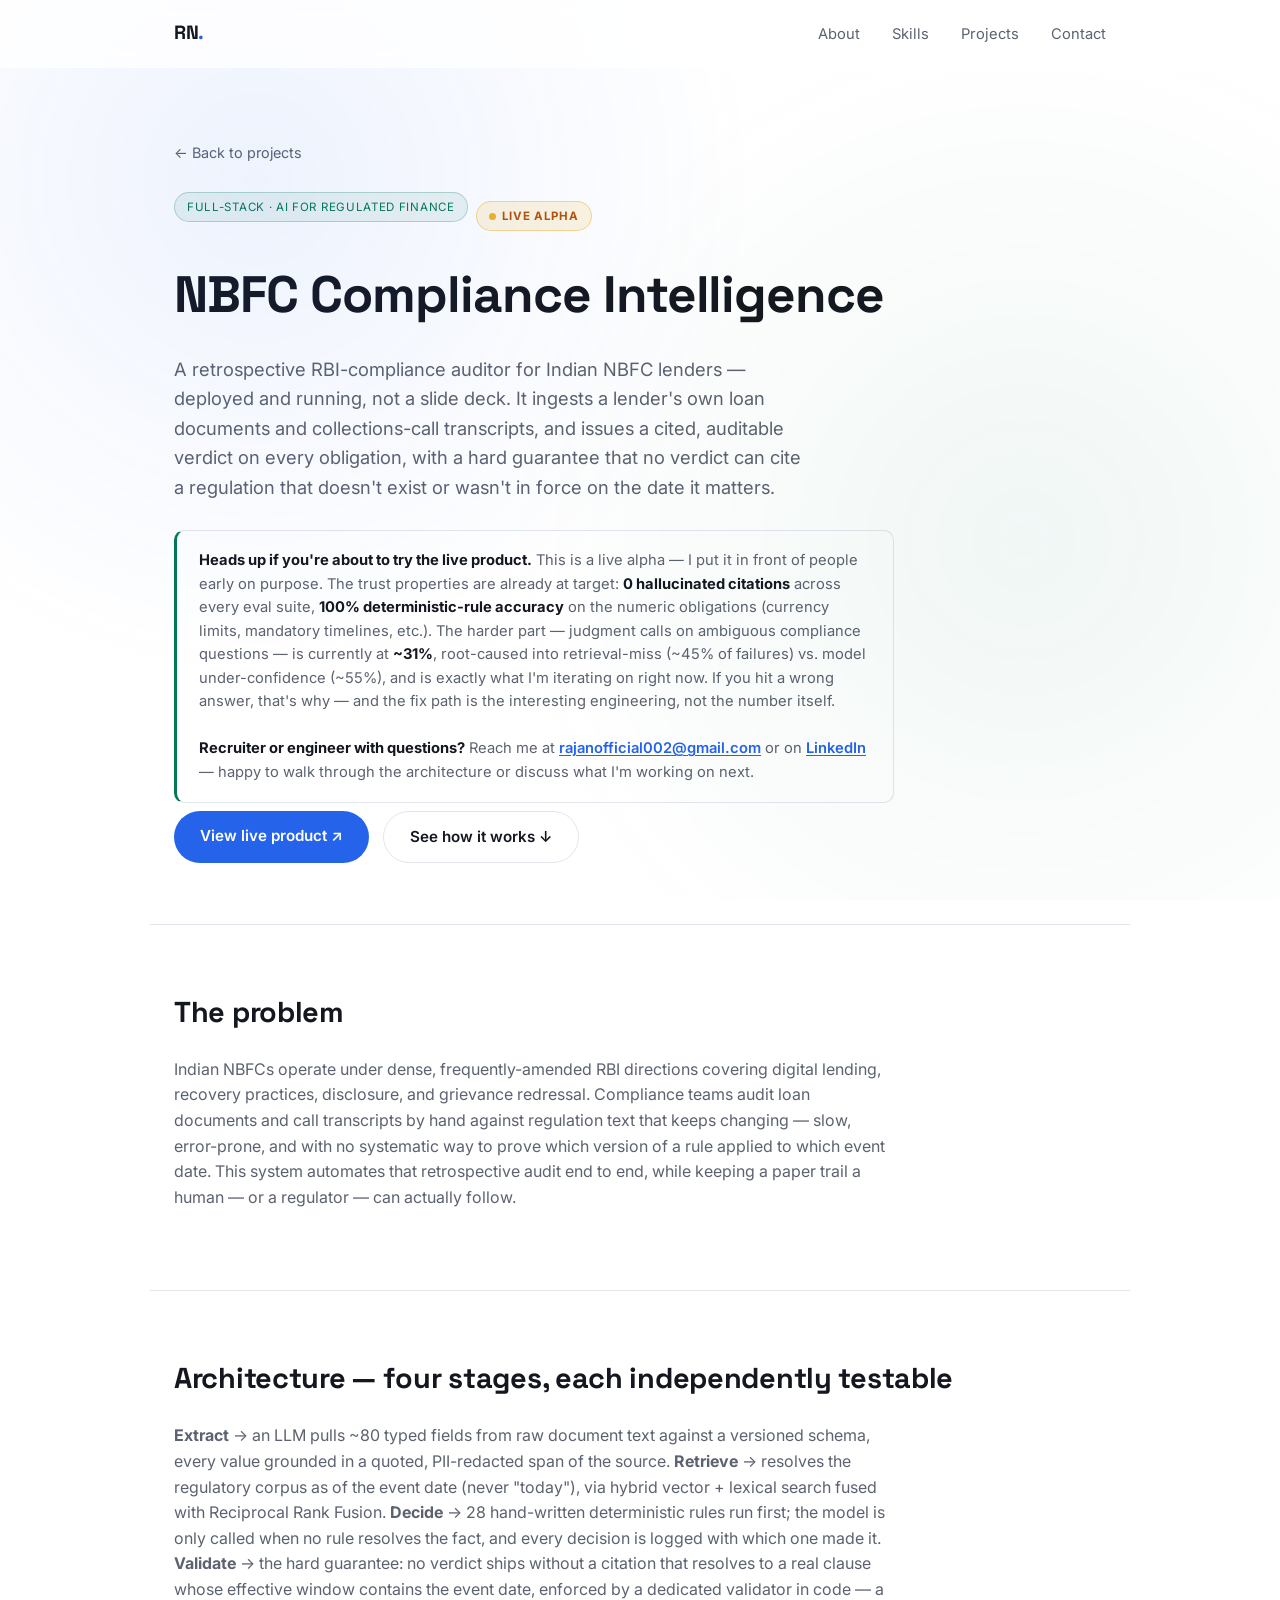
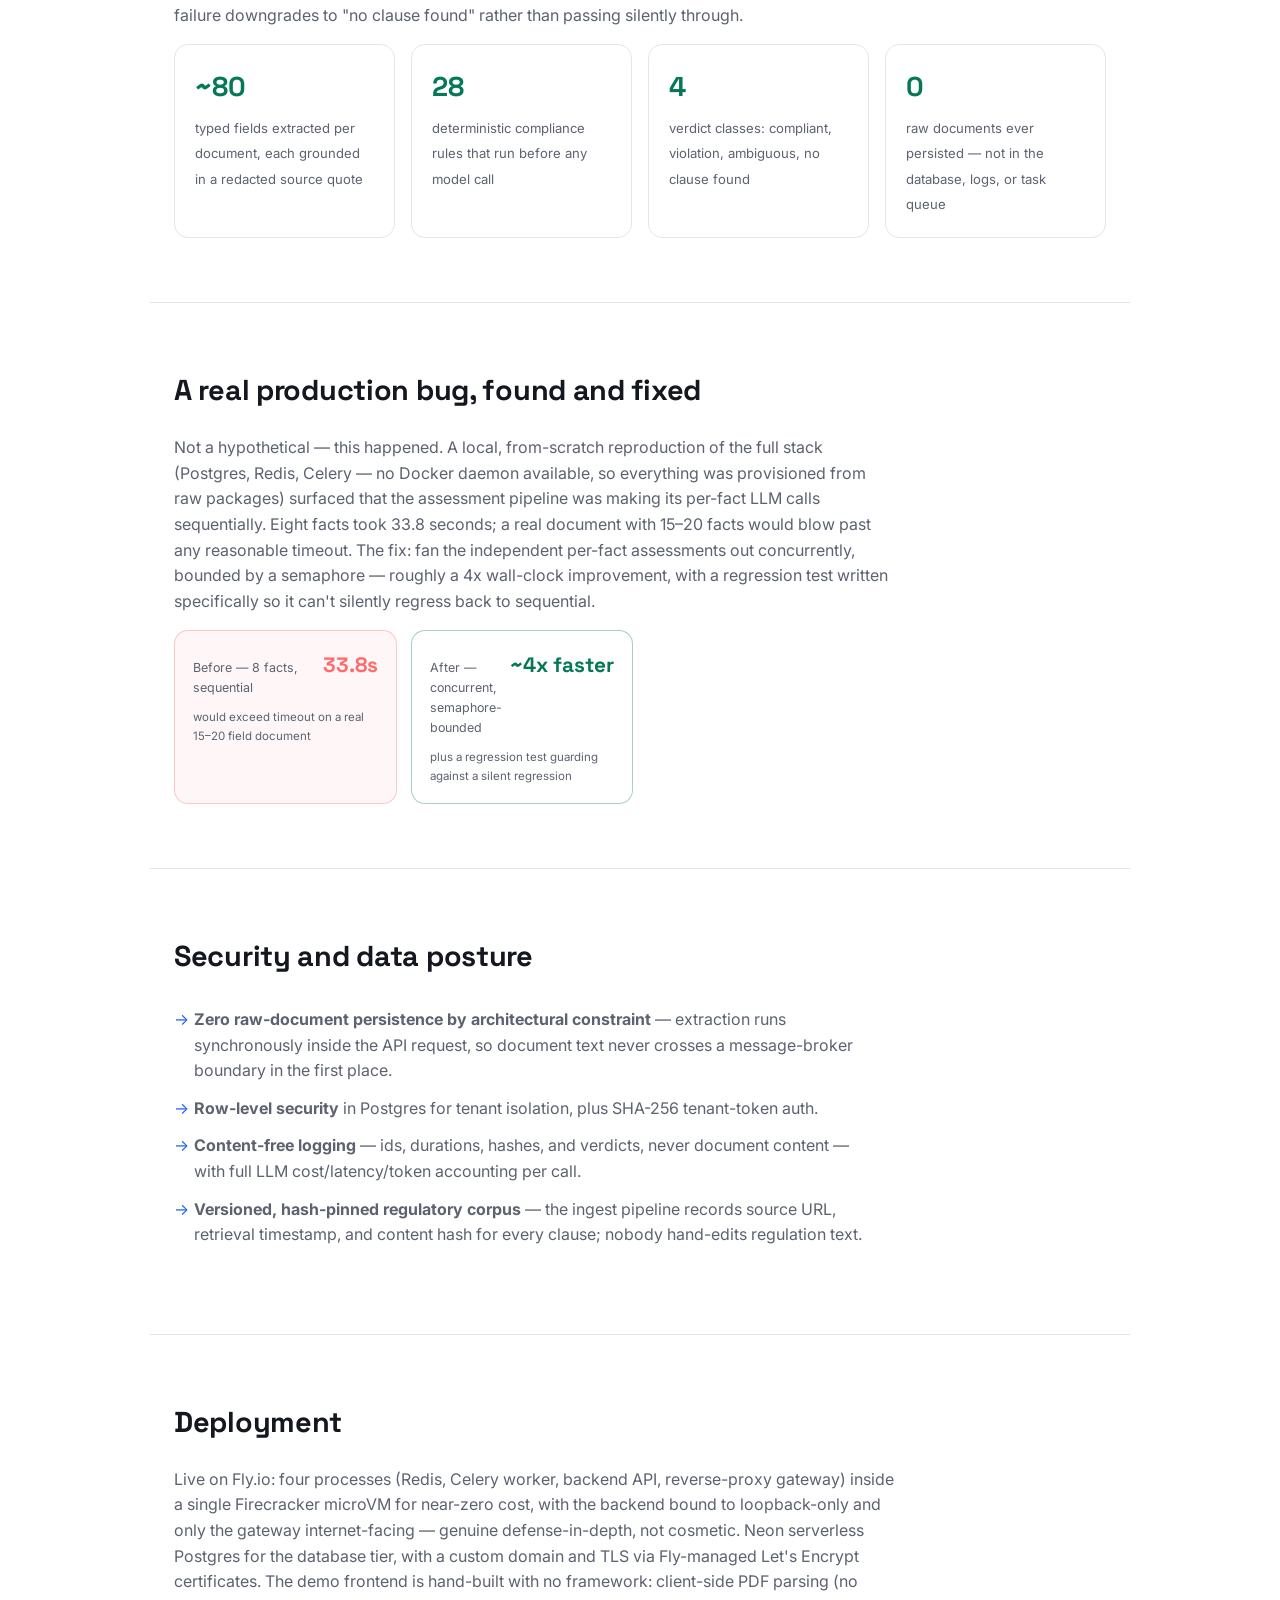
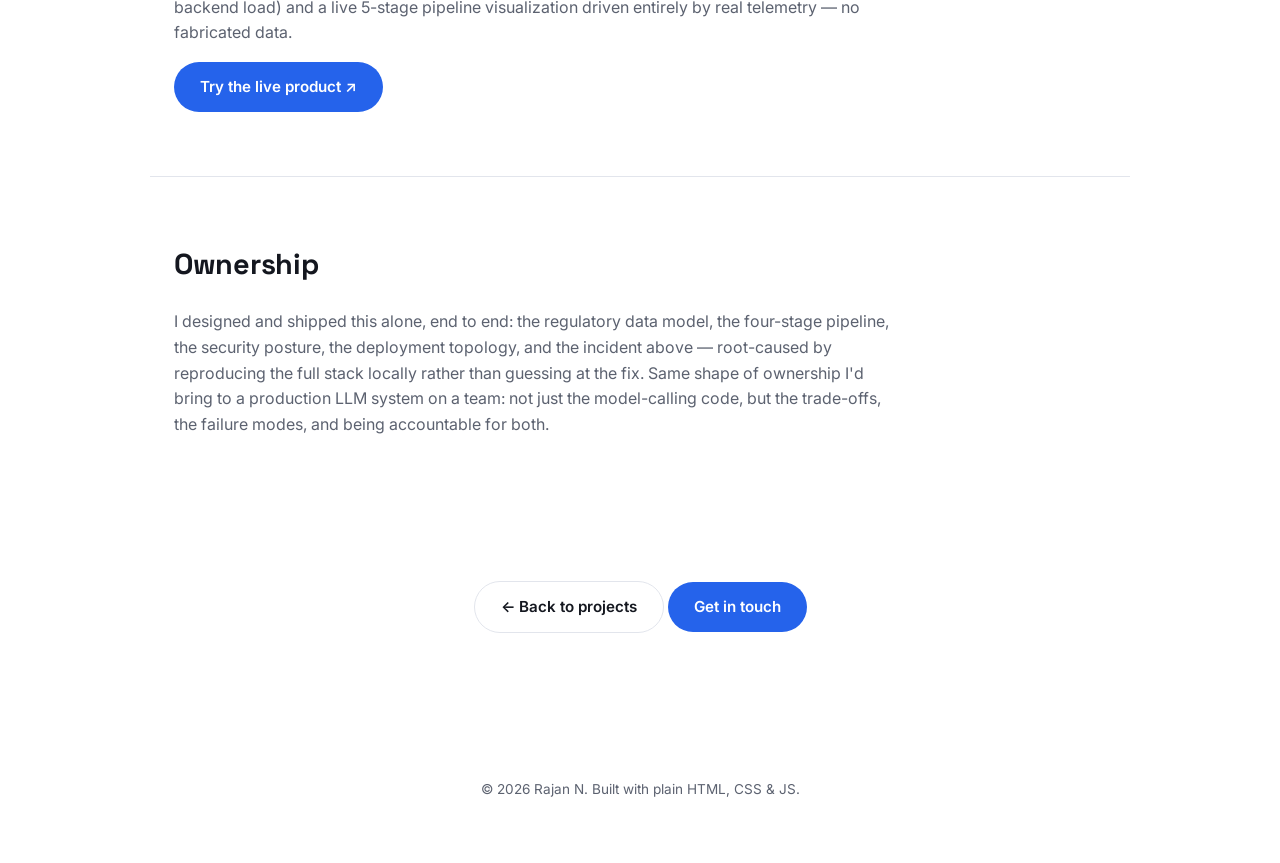
<file: projects/nbfc-compliance-intelligence.html>
<!DOCTYPE html>
<html lang="en">
<head>
<meta charset="UTF-8" />
<meta name="viewport" content="width=device-width, initial-scale=1.0" />
<title>NBFC Compliance Intelligence — Rajan N</title>
<meta name="description" content="NBFC Compliance Intelligence: a live, production-deployed RBI-compliance auditor for Indian NBFC lenders.">
<link rel="icon" href="data:,">
<link rel="preconnect" href="https://fonts.googleapis.com">
<link rel="preconnect" href="https://fonts.gstatic.com" crossorigin>
<link href="https://fonts.googleapis.com/css2?family=Space+Grotesk:wght@500;600;700&family=Inter:wght@400;500;600;700&display=swap" rel="stylesheet">
<link rel="stylesheet" href="../style.css">
</head>
<body>

<div class="noise-overlay"></div>
<div class="cursor-glow" id="cursorGlow" aria-hidden="true"></div>
<div class="scroll-progress" id="scrollProgress" aria-hidden="true"></div>

<nav id="navbar">
  <div class="nav-inner">
    <a href="../index.html#top" class="logo">RN<span class="dot">.</span></a>
    <button id="navToggle" class="nav-toggle" aria-label="Toggle menu">
      <span></span><span></span><span></span>
    </button>
    <ul class="nav-links" id="navLinks">
      <li><a href="../index.html#about">About</a></li>
      <li><a href="../index.html#skills">Skills</a></li>
      <li><a href="../index.html#projects">Projects</a></li>
      <li><a href="../index.html#contact">Contact</a></li>
    </ul>
  </div>
</nav>

<main>
  <div class="case-hero reveal">
    <a href="../index.html#projects" class="breadcrumb">← Back to projects</a>
    <div class="tag-row">
      <span class="project-tag">Full-Stack · AI for Regulated Finance</span>
      <span class="alpha-badge">Live Alpha</span>
    </div>
    <h1>NBFC Compliance Intelligence</h1>
    <p class="case-subtitle">
      A retrospective RBI-compliance auditor for Indian NBFC lenders — deployed and
      running, not a slide deck. It ingests a lender's own loan documents and
      collections-call transcripts, and issues a cited, auditable verdict on every
      obligation, with a hard guarantee that no verdict can cite a regulation that
      doesn't exist or wasn't in force on the date it matters.
    </p>
    <div class="callout callout-warn">
      <strong>Heads up if you're about to try the live product.</strong> This is a live
      alpha — I put it in front of people early on purpose. The trust properties are
      already at target: <strong>0 hallucinated citations</strong> across every eval
      suite, <strong>100% deterministic-rule accuracy</strong> on the numeric obligations
      (currency limits, mandatory timelines, etc.). The harder part — judgment calls on
      ambiguous compliance questions — is currently at <strong>~31%</strong>, root-caused
      into retrieval-miss (~45% of failures) vs. model under-confidence (~55%), and is
      exactly what I'm iterating on right now. If you hit a wrong answer, that's why —
      and the fix path is the interesting engineering, not the number itself.
      <br><br>
      <strong>Recruiter or engineer with questions?</strong> Reach me at
      <a href="mailto:rajanofficial002@gmail.com" class="callout-link">rajanofficial002@gmail.com</a>
      or on <a href="https://www.linkedin.com/in/rajan-n-a30014235/" target="_blank" rel="noopener" class="callout-link">LinkedIn</a>
      — happy to walk through the architecture or discuss what I'm working on next.
    </div>
    <div class="case-cta-row">
      <a href="https://nbfc-compliance-intelligence.nrajan.in/" target="_blank" rel="noopener" class="btn btn-primary magnetic">View live product ↗</a>
      <a href="#architecture" class="btn btn-outline magnetic">See how it works ↓</a>
    </div>
  </div>

  <section class="case-section reveal">
    <h2>The problem</h2>
    <p>
      Indian NBFCs operate under dense, frequently-amended RBI directions covering
      digital lending, recovery practices, disclosure, and grievance redressal.
      Compliance teams audit loan documents and call transcripts by hand against
      regulation text that keeps changing — slow, error-prone, and with no systematic
      way to prove which version of a rule applied to which event date. This system
      automates that retrospective audit end to end, while keeping a paper trail a
      human — or a regulator — can actually follow.
    </p>
  </section>

  <section class="case-section reveal" id="architecture">
    <h2>Architecture — four stages, each independently testable</h2>
    <p>
      <strong>Extract</strong> → an LLM pulls ~80 typed fields from raw document text
      against a versioned schema, every value grounded in a quoted, PII-redacted span
      of the source. <strong>Retrieve</strong> → resolves the regulatory corpus as of
      the event date (never "today"), via hybrid vector + lexical search fused with
      Reciprocal Rank Fusion. <strong>Decide</strong> → 28 hand-written deterministic
      rules run first; the model is only called when no rule resolves the fact, and
      every decision is logged with which one made it. <strong>Validate</strong> → the
      hard guarantee: no verdict ships without a citation that resolves to a real
      clause whose effective window contains the event date, enforced by a dedicated
      validator in code — a failure downgrades to "no clause found" rather than
      passing silently through.
    </p>
    <div class="case-stats">
      <div class="case-stat"><span class="case-stat-num">~80</span><span class="case-stat-label">typed fields extracted per document, each grounded in a redacted source quote</span></div>
      <div class="case-stat"><span class="case-stat-num">28</span><span class="case-stat-label">deterministic compliance rules that run before any model call</span></div>
      <div class="case-stat"><span class="case-stat-num">4</span><span class="case-stat-label">verdict classes: compliant, violation, ambiguous, no clause found</span></div>
      <div class="case-stat"><span class="case-stat-num">0</span><span class="case-stat-label">raw documents ever persisted — not in the database, logs, or task queue</span></div>
    </div>
  </section>

  <section class="case-section reveal">
    <h2>A real production bug, found and fixed</h2>
    <p>
      Not a hypothetical — this happened. A local, from-scratch reproduction of the
      full stack (Postgres, Redis, Celery — no Docker daemon available, so everything
      was provisioned from raw packages) surfaced that the assessment pipeline was
      making its per-fact LLM calls sequentially. Eight facts took 33.8 seconds; a real
      document with 15–20 facts would blow past any reasonable timeout. The fix: fan
      the independent per-fact assessments out concurrently, bounded by a semaphore —
      roughly a 4x wall-clock improvement, with a regression test written specifically
      so it can't silently regress back to sequential.
    </p>
    <div class="metric-dashboard">
      <div class="metric-tile metric-tile-blocker">
        <div class="metric-tile-header"><span class="metric-tile-name">Before — 8 facts, sequential</span><span class="metric-tile-value metric-tile-value-blocker">33.8s</span></div>
        <div class="metric-tile-footer">would exceed timeout on a real 15–20 field document</div>
      </div>
      <div class="metric-tile metric-tile-good">
        <div class="metric-tile-header"><span class="metric-tile-name">After — concurrent, semaphore-bounded</span><span class="metric-tile-value">~4x faster</span></div>
        <div class="metric-tile-footer">plus a regression test guarding against a silent regression</div>
      </div>
    </div>
  </section>

  <section class="case-section reveal">
    <h2>Security and data posture</h2>
    <ul>
      <li><strong>Zero raw-document persistence by architectural constraint</strong> — extraction runs synchronously inside the API request, so document text never crosses a message-broker boundary in the first place.</li>
      <li><strong>Row-level security</strong> in Postgres for tenant isolation, plus SHA-256 tenant-token auth.</li>
      <li><strong>Content-free logging</strong> — ids, durations, hashes, and verdicts, never document content — with full LLM cost/latency/token accounting per call.</li>
      <li><strong>Versioned, hash-pinned regulatory corpus</strong> — the ingest pipeline records source URL, retrieval timestamp, and content hash for every clause; nobody hand-edits regulation text.</li>
    </ul>
  </section>

  <section class="case-section reveal">
    <h2>Deployment</h2>
    <p>
      Live on Fly.io: four processes (Redis, Celery worker, backend API, reverse-proxy
      gateway) inside a single Firecracker microVM for near-zero cost, with the backend
      bound to loopback-only and only the gateway internet-facing — genuine
      defense-in-depth, not cosmetic. Neon serverless Postgres for the database tier,
      with a custom domain and TLS via Fly-managed Let's Encrypt certificates. The demo
      frontend is hand-built with no framework: client-side PDF parsing (no backend
      load) and a live 5-stage pipeline visualization driven entirely by real telemetry
      — no fabricated data.
    </p>
    <div class="case-cta-row">
      <a href="https://nbfc-compliance-intelligence.nrajan.in/" target="_blank" rel="noopener" class="btn btn-primary magnetic">Try the live product ↗</a>
    </div>
  </section>

  <section class="case-section reveal">
    <h2>Ownership</h2>
    <p>
      I designed and shipped this alone, end to end: the regulatory data model, the
      four-stage pipeline, the security posture, the deployment topology, and the
      incident above — root-caused by reproducing the full stack locally rather than
      guessing at the fix. Same shape of ownership I'd bring to a production LLM system
      on a team: not just the model-calling code, but the trade-offs, the failure
      modes, and being accountable for both.
    </p>
  </section>

  <div class="case-cta reveal">
    <a href="../index.html#projects" class="btn btn-outline magnetic">← Back to projects</a>
    <a href="../index.html#contact" class="btn btn-primary magnetic">Get in touch</a>
  </div>
</main>

<footer>
  <p>&copy; <span id="year"></span> Rajan N. Built with plain HTML, CSS &amp; JS.</p>
</footer>

<script src="../script.js"></script>
</body>
</html>
</file>
<file: style.css>
:root {
  --bg: #ffffff;
  --bg-alt: #f4f6fa;
  --surface: #ffffff;
  --surface-border: #e2e5ec;
  --text: #14171f;
  --text-dim: #5c6270;
  --accent: #2563eb;
  --accent-2: #047857;
  --font-display: 'Space Grotesk', sans-serif;
  --font-body: 'Inter', sans-serif;
  --max-width: 980px;
}

* { box-sizing: border-box; }

html { scroll-behavior: smooth; }

html, body {
  overflow-x: hidden;
}

body {
  margin: 0;
  background: var(--bg);
  color: var(--text);
  font-family: var(--font-body);
  line-height: 1.6;
  -webkit-font-smoothing: antialiased;
}

.noise-overlay {
  position: fixed;
  inset: 0;
  pointer-events: none;
  z-index: 1;
  background-image: radial-gradient(circle at 20% 20%, rgba(37,99,235,0.08), transparent 40%),
                     radial-gradient(circle at 80% 60%, rgba(4,120,87,0.06), transparent 45%);
}

a { color: inherit; text-decoration: none; }

ul { list-style: none; margin: 0; padding: 0; }

h1, h2, h3 { font-family: var(--font-display); margin: 0; }

/* Nav */
#navbar {
  position: fixed;
  top: 0; left: 0; right: 0;
  z-index: 100;
  backdrop-filter: blur(10px);
  background: rgba(255,255,255,0.78);
  border-bottom: 1px solid transparent;
  transition: border-color .3s ease;
}
#navbar.scrolled { border-bottom-color: var(--surface-border); }

.nav-inner {
  max-width: var(--max-width);
  margin: 0 auto;
  padding: 18px 24px;
  display: flex;
  align-items: center;
  justify-content: space-between;
}

.logo {
  font-family: var(--font-display);
  font-weight: 700;
  font-size: 1.2rem;
  letter-spacing: -0.02em;
}
.logo .dot { color: var(--accent); }

.nav-links {
  display: flex;
  gap: 32px;
}
.nav-links a {
  font-size: 0.92rem;
  color: var(--text-dim);
  transition: color .2s ease;
}
.nav-links a:hover { color: var(--text); }

.nav-toggle {
  display: none;
  flex-direction: column;
  gap: 5px;
  background: none;
  border: none;
  cursor: pointer;
  padding: 4px;
}
.nav-toggle span {
  width: 22px;
  height: 2px;
  background: var(--text);
  border-radius: 2px;
}

/* Hero */
.hero {
  position: relative;
  min-height: 100vh;
  display: flex;
  align-items: center;
  justify-content: center;
  padding: 100px 24px 60px;
  overflow: hidden;
}

.hero-bg {
  position: absolute;
  inset: -20%;
  background: radial-gradient(ellipse at 50% 30%, rgba(37,99,235,0.16), transparent 55%);
  z-index: 0;
}

.hero-inner {
  position: relative;
  z-index: 2;
  max-width: 720px;
  text-align: center;
}

.hero-eyebrow {
  font-family: var(--font-display);
  color: var(--accent-2);
  letter-spacing: 0.08em;
  text-transform: uppercase;
  font-size: 0.8rem;
  margin: 0 0 16px;
}

.hero-title {
  position: relative;
  display: inline-block;
  font-size: clamp(2.8rem, 8vw, 4.8rem);
  font-weight: 700;
  letter-spacing: -0.035em;
  margin-bottom: 24px;
  background: linear-gradient(135deg, var(--text) 10%, #1e40af 60%, var(--accent) 100%);
  -webkit-background-clip: text;
  background-clip: text;
  color: transparent;
  padding: 0 0.08em;
}
.hero-title::after {
  content: "";
  position: absolute;
  left: 50%;
  bottom: -0.18em;
  transform: translateX(-50%);
  width: 48%;
  height: 3px;
  border-radius: 2px;
  background: linear-gradient(90deg, transparent 0%, var(--accent) 40%, var(--accent-2) 60%, transparent 100%);
  opacity: 0.75;
}

.hero-subtitle {
  font-size: 1.1rem;
  color: var(--text-dim);
  max-width: 560px;
  margin: 0 auto 36px;
}

.hero-cta {
  display: flex;
  gap: 16px;
  justify-content: center;
  flex-wrap: wrap;
  margin-bottom: 28px;
}

.btn {
  display: inline-block;
  padding: 13px 26px;
  border-radius: 999px;
  font-weight: 600;
  font-size: 0.95rem;
  transition: transform .2s ease, box-shadow .2s ease, background .2s ease;
}
.btn-primary {
  background: var(--accent);
  color: #ffffff;
  box-shadow: 0 0 0 0 rgba(37,99,235,0.5);
}
.btn-primary:hover { transform: translateY(-2px); box-shadow: 0 8px 24px rgba(37,99,235,0.3); }
.btn-outline {
  border: 1px solid var(--surface-border);
  color: var(--text);
}
.btn-outline:hover { border-color: var(--accent); color: var(--accent); transform: translateY(-2px); }

.hero-links {
  display: flex;
  gap: 20px;
  justify-content: center;
  align-items: center;
  flex-wrap: wrap;
  font-size: 0.9rem;
  color: var(--text-dim);
}
.hero-links a:hover { color: var(--accent-2); }

.resume-link {
  display: inline-flex;
  align-items: center;
  gap: 8px;
  padding: 7px 14px;
  background: rgba(37,99,235,0.08);
  border: 1px solid rgba(37,99,235,0.3);
  border-radius: 999px;
  color: var(--accent) !important;
  font-weight: 600;
  transition: background .2s ease, transform .2s ease, border-color .2s ease;
}
.resume-link:hover {
  background: rgba(37,99,235,0.14);
  border-color: var(--accent);
  transform: translateY(-2px);
}
.resume-link-label {
  font-size: 0.78rem;
  font-weight: 500;
  color: var(--text-dim);
  letter-spacing: 0.02em;
  text-transform: uppercase;
}
.resume-link-cta { font-size: 0.9rem; font-weight: 600; }
.resume-link:hover .resume-link-label { color: var(--accent); }

/* Resume page */
.resume-page {
  max-width: var(--max-width);
  margin: 0 auto;
  padding: 130px 24px 80px;
}
.resume-header {
  display: flex;
  justify-content: space-between;
  align-items: flex-end;
  gap: 24px;
  flex-wrap: wrap;
  margin-bottom: 32px;
  padding-bottom: 28px;
  border-bottom: 1px solid var(--surface-border);
}
.resume-title {
  font-size: clamp(1.9rem, 4vw, 2.6rem);
  font-weight: 700;
  letter-spacing: -0.02em;
  margin: 0 0 8px;
}
.resume-sub {
  color: var(--text-dim);
  font-size: 0.98rem;
  margin: 0;
  display: flex;
  align-items: center;
  flex-wrap: wrap;
  gap: 12px;
}

.resume-freshness {
  display: inline-flex;
  align-items: center;
  gap: 8px;
  padding: 5px 12px 5px 10px;
  border-radius: 999px;
  font-size: 0.78rem;
  font-weight: 600;
  letter-spacing: 0.01em;
  border: 1px solid rgba(4,120,87,0.4);
  background: rgba(4,120,87,0.1);
  color: var(--accent-2);
}
.resume-freshness-dot {
  width: 8px;
  height: 8px;
  border-radius: 50%;
  background: var(--accent-2);
  box-shadow: 0 0 0 0 rgba(4,120,87,0.5);
  animation: freshpulse 1.8s ease infinite;
}
@keyframes freshpulse {
  0% { box-shadow: 0 0 0 0 rgba(4,120,87,0.55); }
  70% { box-shadow: 0 0 0 7px rgba(4,120,87,0); }
  100% { box-shadow: 0 0 0 0 rgba(4,120,87,0); }
}
.resume-freshness[data-fresh="hot"] {
  background: rgba(4,120,87,0.14);
  border-color: rgba(4,120,87,0.55);
}
.resume-freshness[data-fresh="warm"] {
  color: #b45309;
  border-color: rgba(240,180,41,0.5);
  background: rgba(240,180,41,0.12);
}
.resume-freshness[data-fresh="warm"] .resume-freshness-dot {
  background: #f0b429;
  animation-name: freshpulse-warm;
}
@keyframes freshpulse-warm {
  0% { box-shadow: 0 0 0 0 rgba(240,180,41,0.55); }
  70% { box-shadow: 0 0 0 7px rgba(240,180,41,0); }
  100% { box-shadow: 0 0 0 0 rgba(240,180,41,0); }
}
.resume-freshness[data-fresh="cool"] {
  color: var(--text-dim);
  border-color: var(--surface-border);
  background: rgba(37,99,235,0.04);
}
.resume-freshness[data-fresh="cool"] .resume-freshness-dot {
  background: var(--text-dim);
  animation: none;
}

@media (prefers-reduced-motion: reduce) {
  .resume-freshness-dot { animation: none !important; }
}
.resume-actions {
  display: flex;
  gap: 12px;
  flex-wrap: wrap;
}
.resume-viewer-wrap {
  background: var(--bg-alt);
  border: 1px solid var(--surface-border);
  border-radius: 16px;
  padding: 20px;
  min-height: 400px;
  position: relative;
}
.resume-pages {
  display: flex;
  flex-direction: column;
  gap: 16px;
  align-items: center;
}
.resume-page-canvas {
  display: block;
  max-width: 100%;
  height: auto;
  background: #fff;
  box-shadow: 0 2px 8px rgba(20,23,31,0.08), 0 10px 30px rgba(20,23,31,0.06);
  border-radius: 8px;
}
.resume-viewer-loading {
  display: flex;
  flex-direction: column;
  align-items: center;
  justify-content: center;
  gap: 14px;
  padding: 60px 20px;
  color: var(--text-dim);
  font-size: 0.9rem;
}
.resume-viewer-loading[hidden],
.resume-pages[hidden],
.resume-viewer-fallback[hidden] { display: none !important; }
.resume-spinner {
  width: 32px;
  height: 32px;
  border: 3px solid var(--surface-border);
  border-top-color: var(--accent);
  border-radius: 50%;
  animation: spin 0.9s linear infinite;
}
@keyframes spin {
  to { transform: rotate(360deg); }
}
.resume-viewer-fallback {
  padding: 40px 28px;
  text-align: center;
  color: var(--text-dim);
}
.resume-viewer-fallback a { color: var(--accent); font-weight: 600; }

@media (prefers-reduced-motion: reduce) {
  .resume-spinner { animation: none; }
}

@media (max-width: 640px) {
  .resume-viewer-wrap { padding: 12px; }
  .resume-pages { gap: 10px; }
}

.scroll-cue {
  position: absolute;
  bottom: 28px;
  left: 50%;
  transform: translateX(-50%);
  width: 22px;
  height: 36px;
  border: 1px solid var(--surface-border);
  border-radius: 20px;
  z-index: 2;
}
.scroll-cue span {
  position: absolute;
  top: 6px;
  left: 50%;
  width: 4px;
  height: 8px;
  background: var(--accent-2);
  border-radius: 4px;
  transform: translateX(-50%);
  animation: scrollcue 1.6s ease infinite;
}
@keyframes scrollcue {
  0% { opacity: 1; top: 6px; }
  100% { opacity: 0; top: 18px; }
}

/* Sections */
.section {
  padding: 110px 24px;
  position: relative;
  z-index: 2;
}
.section-alt { background: var(--bg-alt); }

.section-inner {
  max-width: var(--max-width);
  margin: 0 auto;
}

.section-kicker {
  font-family: var(--font-display);
  color: var(--accent);
  font-size: 0.8rem;
  letter-spacing: 0.1em;
  text-transform: uppercase;
  margin: 0 0 12px;
}

.section-title {
  font-size: clamp(1.8rem, 4vw, 2.4rem);
  font-weight: 700;
  letter-spacing: -0.02em;
  margin-bottom: 36px;
  max-width: 640px;
}

.about-text {
  color: var(--text-dim);
  font-size: 1.05rem;
  max-width: 680px;
  margin-bottom: 20px;
}

.about-stats {
  display: grid;
  grid-template-columns: repeat(3, 1fr);
  gap: 24px;
  margin-top: 48px;
}
.stat {
  padding: 24px;
  background: var(--surface);
  border: 1px solid var(--surface-border);
  border-radius: 16px;
}
.stat-num {
  display: block;
  font-family: var(--font-display);
  font-size: 2rem;
  font-weight: 700;
  color: var(--accent-2);
  margin-bottom: 6px;
}
.stat-label {
  color: var(--text-dim);
  font-size: 0.88rem;
}

.contribute-box {
  margin-top: 28px;
  padding: 28px;
  background: var(--surface);
  border: 1px solid var(--surface-border);
  border-left: 3px solid var(--accent-2);
  border-radius: 16px;
}
.contribute-box h3 {
  font-size: 1.05rem;
  color: var(--accent-2);
  margin-bottom: 14px;
}
.contribute-box ul {
  list-style: none;
  margin: 0;
  padding: 0;
}
.contribute-box li {
  color: var(--text-dim);
  font-size: 0.92rem;
  padding: 8px 0 8px 20px;
  position: relative;
  border-top: 1px solid var(--surface-border);
}
.contribute-box li:first-child { border-top: none; }
.contribute-box li::before {
  content: "→";
  position: absolute;
  left: 0;
  color: var(--accent);
}

/* Skills */
.skills-grid {
  display: grid;
  grid-template-columns: repeat(3, 1fr);
  gap: 24px;
  min-width: 0;
}
.skill-group {
  background: var(--surface);
  border: 1px solid var(--surface-border);
  border-radius: 16px;
  padding: 28px;
  min-width: 0;
}
.skill-group h3 {
  font-size: 1.05rem;
  margin-bottom: 16px;
  color: var(--accent-2);
}
.tag-cloud {
  display: flex;
  flex-wrap: wrap;
  align-items: center;
  justify-content: center;
  gap: 10px 12px;
}

.skill-tag {
  display: inline-flex;
  align-items: center;
  gap: 7px;
  font-size: 0.88rem;
  padding: 9px 17px;
  border-radius: 999px;
  border: 1px solid var(--surface-border);
  background: rgba(37,99,235,0.05);
  color: var(--text-dim);
  white-space: nowrap;
  transition: border-color .2s ease, color .2s ease, transform .2s ease, background .2s ease;
}
.skill-tag:hover {
  border-color: var(--accent);
  color: var(--text);
  background: rgba(37,99,235,0.1);
  transform: translateY(-2px);
}

.skill-tag-icon {
  width: 9px;
  height: 9px;
  fill: var(--accent-2);
  flex-shrink: 0;
}

.proof-badge {
  display: inline-flex;
  align-items: center;
  justify-content: center;
  width: 15px;
  height: 15px;
  border-radius: 50%;
  background: rgba(4,120,87,0.14);
  border: 1px solid rgba(4,120,87,0.4);
  color: var(--accent-2);
  font-size: 9px;
  line-height: 1;
  position: relative;
  flex-shrink: 0;
  transition: background .2s ease, transform .2s ease;
}
.proof-badge:hover,
.proof-badge:focus-visible {
  background: rgba(4,120,87,0.3);
  transform: scale(1.15);
}
.proof-badge::after {
  content: attr(data-tooltip);
  position: absolute;
  bottom: 135%;
  left: 50%;
  transform: translateX(-50%) translateY(4px);
  background: var(--surface);
  border: 1px solid var(--surface-border);
  color: var(--text);
  padding: 7px 12px;
  border-radius: 8px;
  font-size: 0.74rem;
  font-weight: 500;
  white-space: nowrap;
  opacity: 0;
  pointer-events: none;
  transition: opacity .15s ease, transform .15s ease;
  box-shadow: 0 10px 24px rgba(20,23,31,0.16);
  z-index: 10;
}
.proof-badge:hover::after,
.proof-badge:focus-visible::after {
  opacity: 1;
  transform: translateX(-50%) translateY(0);
}

/* Projects */
.project-card {
  background: var(--surface);
  border: 1px solid var(--surface-border);
  border-radius: 20px;
  padding: 36px;
  margin-bottom: 28px;
  transition: border-color .25s ease, transform .25s ease;
}
.project-card:hover {
  border-color: var(--accent);
  transform: translateY(-3px);
}

.project-tag {
  display: inline-block;
  font-size: 0.72rem;
  letter-spacing: 0.06em;
  text-transform: uppercase;
  color: var(--accent-2);
  background: rgba(4,120,87,0.08);
  border: 1px solid rgba(4,120,87,0.25);
  padding: 5px 12px;
  border-radius: 999px;
  margin-bottom: 14px;
}

.tag-row {
  display: flex;
  flex-wrap: wrap;
  gap: 8px;
  align-items: center;
  margin-bottom: 14px;
}
.tag-row .project-tag { margin-bottom: 0; }

.alpha-badge {
  display: inline-flex;
  align-items: center;
  gap: 6px;
  font-size: 0.72rem;
  font-weight: 700;
  letter-spacing: 0.06em;
  text-transform: uppercase;
  color: #b45309;
  background: rgba(240,180,41,0.14);
  border: 1px solid rgba(240,180,41,0.45);
  padding: 5px 12px;
  border-radius: 999px;
}
.alpha-badge::before {
  content: "";
  width: 7px;
  height: 7px;
  border-radius: 50%;
  background: #f0b429;
  box-shadow: 0 0 0 0 rgba(240,180,41,0.5);
  animation: alphapulse 2s ease infinite;
}
@keyframes alphapulse {
  0% { box-shadow: 0 0 0 0 rgba(240,180,41,0.5); }
  70% { box-shadow: 0 0 0 6px rgba(240,180,41,0); }
  100% { box-shadow: 0 0 0 0 rgba(240,180,41,0); }
}

.callout-link {
  color: var(--accent);
  font-weight: 600;
  text-decoration: underline;
  text-underline-offset: 2px;
  transition: color .2s ease;
}
.callout-link:hover { color: var(--accent-2); }

.project-card h3 {
  font-size: 1.6rem;
  margin-bottom: 6px;
}

.project-oneliner {
  color: var(--text-dim);
  font-size: 1rem;
  margin: 0 0 20px;
}

.project-desc {
  color: var(--text-dim);
  font-size: 0.98rem;
  margin-bottom: 16px;
}

.project-meta {
  margin-top: 20px;
  padding-top: 20px;
  border-top: 1px solid var(--surface-border);
}

.project-tech {
  display: flex;
  flex-wrap: wrap;
  gap: 8px;
  margin-bottom: 14px;
}
.project-tech span {
  font-size: 0.78rem;
  padding: 5px 12px;
  border-radius: 999px;
  background: rgba(37,99,235,0.08);
  border: 1px solid rgba(37,99,235,0.25);
  color: var(--accent);
}

.project-status {
  font-size: 0.85rem;
  color: var(--text-dim);
  font-style: italic;
  margin: 0 0 14px;
}

.case-link {
  display: inline-block;
  font-size: 0.9rem;
  font-weight: 600;
  color: var(--accent);
  transition: transform .2s ease, color .2s ease;
}
.case-link:hover {
  color: var(--accent-2);
  transform: translateX(3px);
}

.project-links {
  display: flex;
  flex-wrap: wrap;
  align-items: center;
  gap: 18px;
}

.live-link {
  display: inline-flex;
  align-items: center;
  gap: 7px;
  font-size: 0.9rem;
  font-weight: 600;
  color: var(--accent-2);
  transition: transform .2s ease, opacity .2s ease;
}
.live-link:hover { transform: translateX(3px); opacity: 0.8; }
.live-link::before {
  content: "";
  width: 7px;
  height: 7px;
  border-radius: 50%;
  background: var(--accent-2);
  box-shadow: 0 0 0 0 rgba(4,120,87,0.5);
  animation: livepulse 2s ease infinite;
}
@keyframes livepulse {
  0% { box-shadow: 0 0 0 0 rgba(4,120,87,0.5); }
  70% { box-shadow: 0 0 0 6px rgba(4,120,87,0); }
  100% { box-shadow: 0 0 0 0 rgba(4,120,87,0); }
}

.more-projects { margin-top: 48px; }
.more-projects-title {
  font-size: 1.1rem;
  color: var(--text-dim);
  margin-bottom: 20px;
  font-weight: 600;
}
.more-grid {
  display: grid;
  grid-template-columns: repeat(auto-fit, minmax(220px, 1fr));
  gap: 16px;
}
.more-card {
  display: flex;
  flex-direction: column;
  gap: 8px;
  padding: 20px;
  background: var(--surface);
  border: 1px solid var(--surface-border);
  border-radius: 14px;
  transition: border-color .2s ease, transform .2s ease;
}
.more-card:hover {
  border-color: var(--accent-2);
  transform: translateY(-2px);
}
.more-card-title {
  font-weight: 600;
  font-size: 0.98rem;
}
.more-card-desc {
  font-size: 0.85rem;
  color: var(--text-dim);
}

/* Contact */
.contact-inner { text-align: center; }
.contact-inner .section-title { margin-left: auto; margin-right: auto; }
.contact-text {
  color: var(--text-dim);
  max-width: 480px;
  margin: 0 auto 32px;
  font-size: 1.05rem;
}
.contact-links {
  display: flex;
  gap: 16px;
  justify-content: center;
  flex-wrap: wrap;
}

footer {
  text-align: center;
  padding: 32px 24px 48px;
  color: var(--text-dim);
  font-size: 0.85rem;
}

/* Reveal animation */
.reveal {
  opacity: 0;
  transform: translateY(24px);
  transition: opacity .7s ease, transform .7s ease;
}
.reveal.in-view {
  opacity: 1;
  transform: translateY(0);
}

/* Responsive */
@media (max-width: 780px) {
  .skills-grid { grid-template-columns: 1fr; }
  .about-stats { grid-template-columns: 1fr; }
}

@media (max-width: 640px) {
  .nav-toggle { display: flex; }
  .nav-links {
    position: absolute;
    top: 100%;
    left: 0;
    right: 0;
    flex-direction: column;
    background: var(--bg);
    border-bottom: 1px solid var(--surface-border);
    padding: 16px 24px;
    gap: 16px;
    display: none;
  }
  .nav-links.open { display: flex; }
}

/* Scroll progress bar */
.scroll-progress {
  position: fixed;
  top: 0;
  left: 0;
  height: 2px;
  width: 0%;
  background: linear-gradient(90deg, var(--accent), var(--accent-2));
  z-index: 200;
  transition: width .08s linear;
}

/* Cursor glow */
.cursor-glow {
  position: fixed;
  top: 0;
  left: 0;
  width: 480px;
  height: 480px;
  border-radius: 50%;
  pointer-events: none;
  z-index: 3;
  background: radial-gradient(circle, rgba(37,99,235,0.14), transparent 70%);
  transform: translate(-50%, -50%);
  opacity: 0;
  transition: opacity .3s ease;
  mix-blend-mode: multiply;
  will-change: transform;
}
.cursor-glow.active { opacity: 1; }

/* Nav active link */
.nav-links a.active { color: var(--accent-2); }

/* Hero canvas */
.hero-canvas {
  position: absolute;
  inset: 0;
  z-index: 0;
  width: 100%;
  height: 100%;
  display: block;
}
.hero-bg { z-index: 0; }
.hero-inner { z-index: 2; }

/* Role cycle / typewriter */
.hero-eyebrow {
  display: flex;
  align-items: center;
  justify-content: center;
  gap: 2px;
  min-height: 1.4em;
}
.cursor-blink {
  color: var(--accent-2);
  animation: blink 1s step-end infinite;
  font-weight: 400;
}
@keyframes blink {
  0%, 49% { opacity: 1; }
  50%, 100% { opacity: 0; }
}

/* Magnetic buttons */
.magnetic {
  position: relative;
  will-change: transform;
}

/* Tilt cards */
.project-card, .more-card, .stat, .skill-group {
  transform-style: preserve-3d;
  will-change: transform;
}

/* Reveal stagger children */
.reveal > * {
  opacity: 0;
  transform: translateY(16px);
  transition: opacity .6s ease, transform .6s ease;
}
.reveal.in-view > * { opacity: 1; transform: translateY(0); }
.reveal.in-view > *:nth-child(1) { transition-delay: 0s; }
.reveal.in-view > *:nth-child(2) { transition-delay: .08s; }
.reveal.in-view > *:nth-child(3) { transition-delay: .16s; }
.reveal.in-view > *:nth-child(4) { transition-delay: .24s; }
.reveal.in-view > *:nth-child(5) { transition-delay: .32s; }

@media (prefers-reduced-motion: reduce) {
  html { scroll-behavior: auto; }
  .reveal, .reveal > *, .project-card, .more-card, .btn, .cursor-blink, .live-link::before, .alpha-badge::before {
    transition: none !important;
    animation: none !important;
    opacity: 1 !important;
    transform: none !important;
  }
  .hero-canvas { display: none; }
  .cursor-glow { display: none; }
}

@media (hover: none) {
  .cursor-glow { display: none; }
}

/* ---------- Case study pages ---------- */
.breadcrumb {
  display: inline-flex;
  align-items: center;
  gap: 6px;
  color: var(--text-dim);
  font-size: 0.9rem;
  margin-bottom: 28px;
  transition: color .2s ease;
}
.breadcrumb:hover { color: var(--accent-2); }

.case-hero {
  padding: 140px 24px 60px;
  max-width: var(--max-width);
  margin: 0 auto;
}
.case-hero .project-tag { margin-bottom: 18px; }
.case-hero h1 {
  font-size: clamp(2.2rem, 6vw, 3.2rem);
  font-weight: 700;
  letter-spacing: -0.02em;
  margin-bottom: 14px;
}
.case-hero .case-subtitle {
  font-size: 1.15rem;
  color: var(--text-dim);
  max-width: 640px;
  margin-bottom: 28px;
}

.callout {
  background: var(--surface);
  border: 1px solid var(--surface-border);
  border-left: 3px solid var(--accent);
  border-radius: 10px;
  padding: 18px 22px;
  font-size: 0.92rem;
  color: var(--text-dim);
  max-width: 720px;
}
.callout strong { color: var(--text); }
.callout.callout-warn { border-left-color: var(--accent-2); }

.case-section {
  max-width: var(--max-width);
  margin: 0 auto;
  padding: 64px 24px;
  border-top: 1px solid var(--surface-border);
}
.case-section h2 {
  font-family: var(--font-display);
  font-size: clamp(1.4rem, 3vw, 1.8rem);
  margin-bottom: 22px;
  letter-spacing: -0.01em;
}
.case-section p {
  color: var(--text-dim);
  font-size: 1rem;
  max-width: 720px;
  margin-bottom: 16px;
}
.case-section ul {
  margin-bottom: 16px;
}
.case-section ul li {
  color: var(--text-dim);
  padding: 6px 0;
  padding-left: 20px;
  position: relative;
  max-width: 700px;
}
.case-section ul li::before {
  content: "→";
  position: absolute;
  left: 0;
  color: var(--accent);
}

.case-diagram {
  background: #05060a;
  border: 1px solid var(--surface-border);
  border-radius: 14px;
  padding: 24px;
  overflow-x: auto;
  font-family: 'Space Grotesk', monospace;
  font-size: 0.78rem;
  line-height: 1.5;
  color: var(--accent-2);
  margin-bottom: 20px;
}

.code-inline {
  font-family: 'Space Grotesk', monospace;
  background: rgba(37,99,235,0.1);
  border: 1px solid rgba(37,99,235,0.25);
  padding: 2px 8px;
  border-radius: 6px;
  color: var(--accent);
  font-size: 0.88em;
}

.case-stats {
  display: grid;
  grid-template-columns: repeat(4, 1fr);
  gap: 16px;
  margin-top: 8px;
}
.case-stat {
  background: var(--surface);
  border: 1px solid var(--surface-border);
  border-radius: 14px;
  padding: 20px;
  transition: border-color .2s ease, transform .2s ease;
}
.case-stat:hover { border-color: var(--accent); transform: translateY(-2px); }
.case-stat-num {
  display: block;
  font-family: var(--font-display);
  font-size: 1.7rem;
  font-weight: 700;
  color: var(--accent-2);
  margin-bottom: 6px;
}
.case-stat-label {
  font-size: 0.82rem;
  color: var(--text-dim);
}

/* Metrics dashboard */
.metric-dashboard {
  display: grid;
  grid-template-columns: repeat(auto-fill, minmax(210px, 1fr));
  gap: 14px;
  margin-top: 8px;
}
.metric-tile {
  background: var(--surface);
  border: 1px solid var(--surface-border);
  border-radius: 14px;
  padding: 18px;
  transition: border-color .2s ease, transform .2s ease;
}
.metric-tile:hover { border-color: var(--accent); transform: translateY(-2px); }
.metric-tile-header {
  display: flex;
  align-items: baseline;
  justify-content: space-between;
  gap: 8px;
  margin-bottom: 10px;
}
.metric-tile-name {
  font-size: 0.78rem;
  color: var(--text-dim);
}
.metric-tile-value {
  font-family: var(--font-display);
  font-size: 1.3rem;
  font-weight: 700;
  color: var(--accent-2);
  white-space: nowrap;
}
.metric-bar {
  height: 5px;
  border-radius: 3px;
  background: rgba(20,23,31,0.08);
  overflow: hidden;
  margin-bottom: 10px;
}
.metric-bar-fill {
  height: 100%;
  background: linear-gradient(90deg, var(--accent), var(--accent-2));
  border-radius: 3px;
}
.metric-tile-footer {
  font-size: 0.72rem;
  color: var(--text-dim);
}
.metric-tile-blocker {
  border-color: rgba(255,107,107,0.35);
  background: rgba(255,107,107,0.05);
}
.metric-tile-value-blocker { color: #ff6b6b; }
.metric-tile-flag {
  font-size: 0.68rem;
  font-weight: 700;
  letter-spacing: 0.03em;
  color: #ff6b6b;
  margin-bottom: 10px;
}
.metric-tile-warn {
  border-color: rgba(240,180,41,0.35);
  background: rgba(240,180,41,0.05);
}
.metric-tile-value-warn { color: #f0b429; }
.metric-tile-flag-warn {
  font-size: 0.68rem;
  font-weight: 700;
  letter-spacing: 0.03em;
  color: #f0b429;
  margin-bottom: 6px;
}
.metric-bar-fill-warn { background: linear-gradient(90deg, #f0b429, #ff6b6b); }
.metric-tile-good { border-color: rgba(4,120,87,0.35); }

/* ADR decision-log board */
.adr-board {
  display: flex;
  flex-direction: column;
  gap: 12px;
  margin-top: 8px;
}
.adr-card {
  background: var(--surface);
  border: 1px solid var(--surface-border);
  border-left: 3px solid var(--accent);
  border-radius: 10px;
  padding: 14px 18px;
  transition: border-color .2s ease, transform .2s ease;
}
.adr-card:hover { transform: translateX(3px); border-left-color: var(--accent-2); }
.adr-card-decision {
  font-weight: 600;
  color: var(--text);
  font-size: 0.94rem;
  margin-bottom: 6px;
}
.adr-card-meta {
  display: flex;
  flex-wrap: wrap;
  gap: 6px 20px;
  font-size: 0.8rem;
  color: var(--text-dim);
}
.adr-card-meta strong { color: var(--text-dim); font-weight: 600; }

.timeline {
  list-style: none;
  padding: 0;
  margin: 0;
  max-width: 620px;
}
.timeline li {
  position: relative;
  padding: 0 0 24px 28px;
  border-left: 1px solid var(--surface-border);
  color: var(--text-dim);
  font-size: 0.94rem;
}
.timeline li::before {
  content: "";
  position: absolute;
  left: -5px;
  top: 4px;
  width: 9px;
  height: 9px;
  border-radius: 50%;
  background: var(--accent-2);
}
.timeline li:last-child { border-left-color: transparent; padding-bottom: 0; }
.timeline .timeline-date {
  display: block;
  color: var(--text);
  font-weight: 600;
  font-size: 0.82rem;
  margin-bottom: 4px;
}

.case-cta {
  max-width: var(--max-width);
  margin: 0 auto;
  padding: 64px 24px 100px;
  text-align: center;
}

.case-cta-row {
  display: flex;
  flex-wrap: wrap;
  gap: 14px;
  margin-top: 8px;
}

@media (max-width: 780px) {
  .case-stats { grid-template-columns: repeat(2, 1fr); }
}
@media (max-width: 480px) {
  .case-stats { grid-template-columns: 1fr; }
}
</file>
